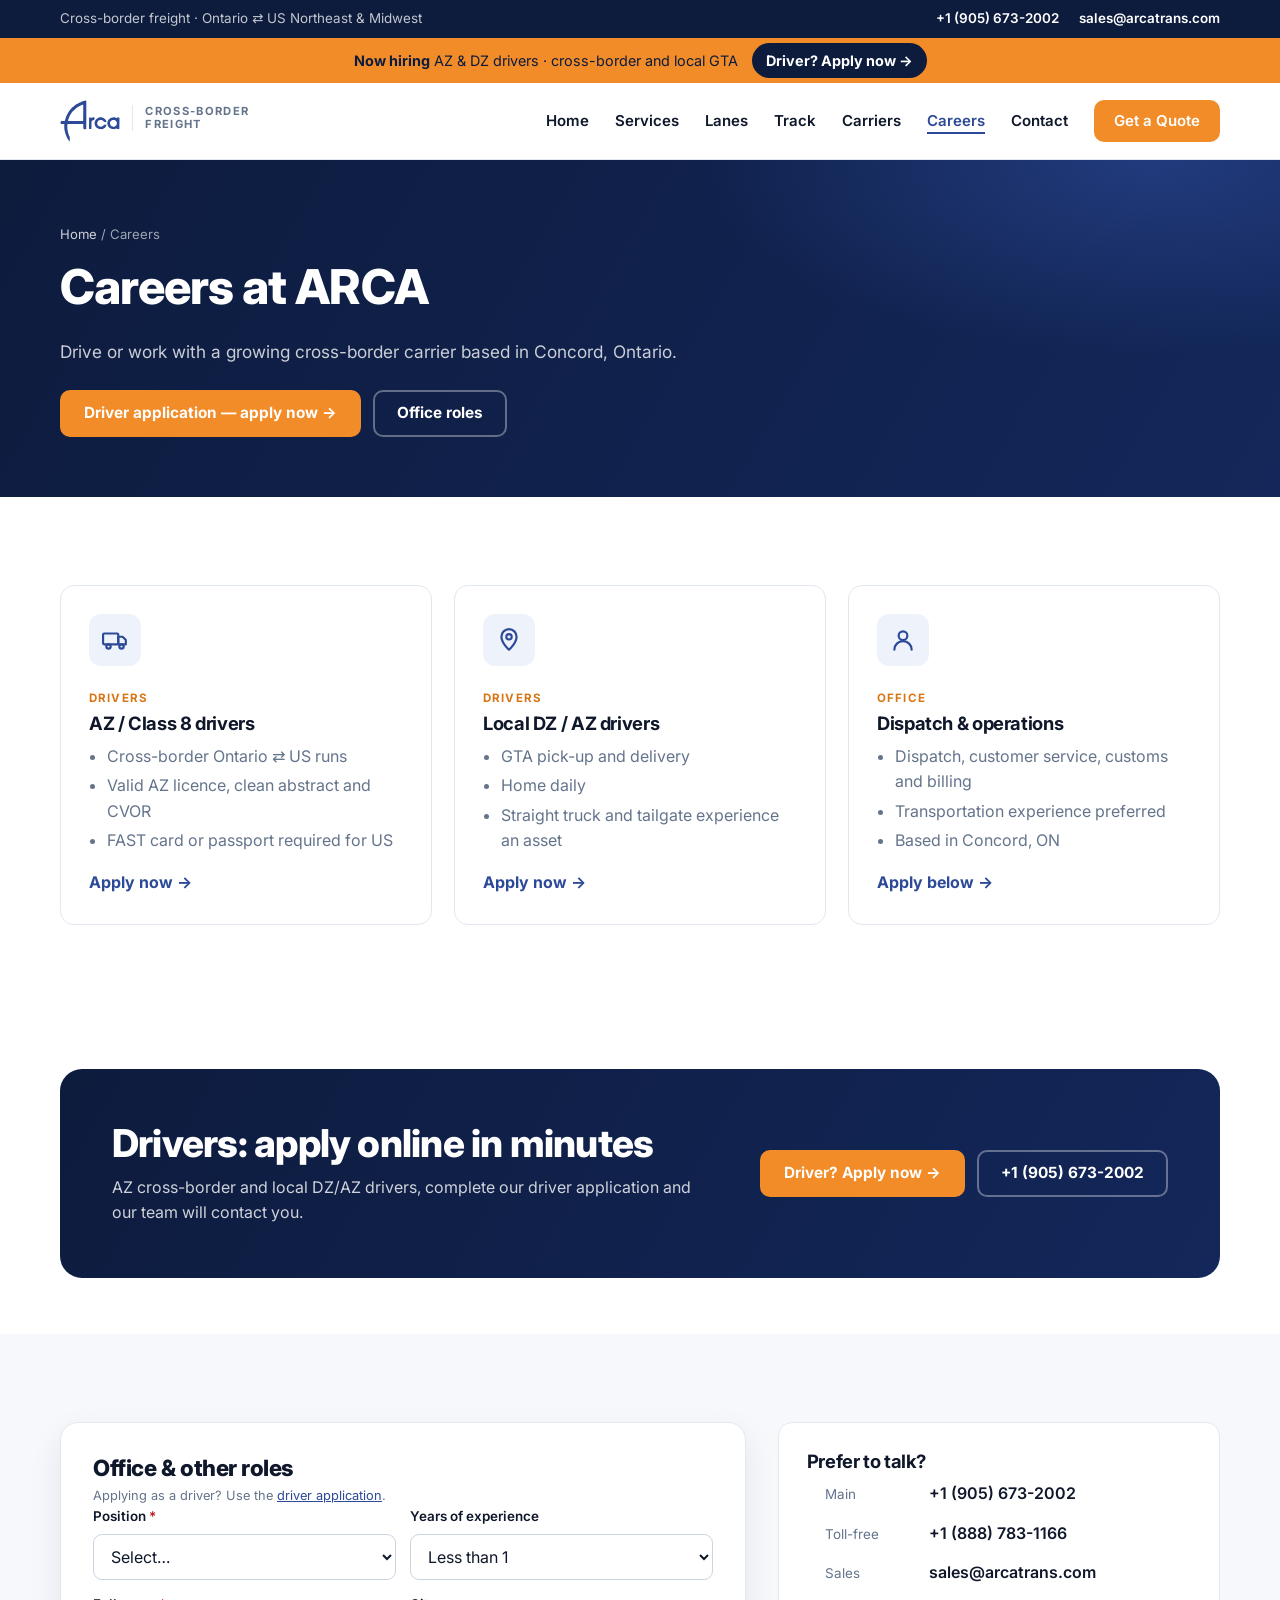
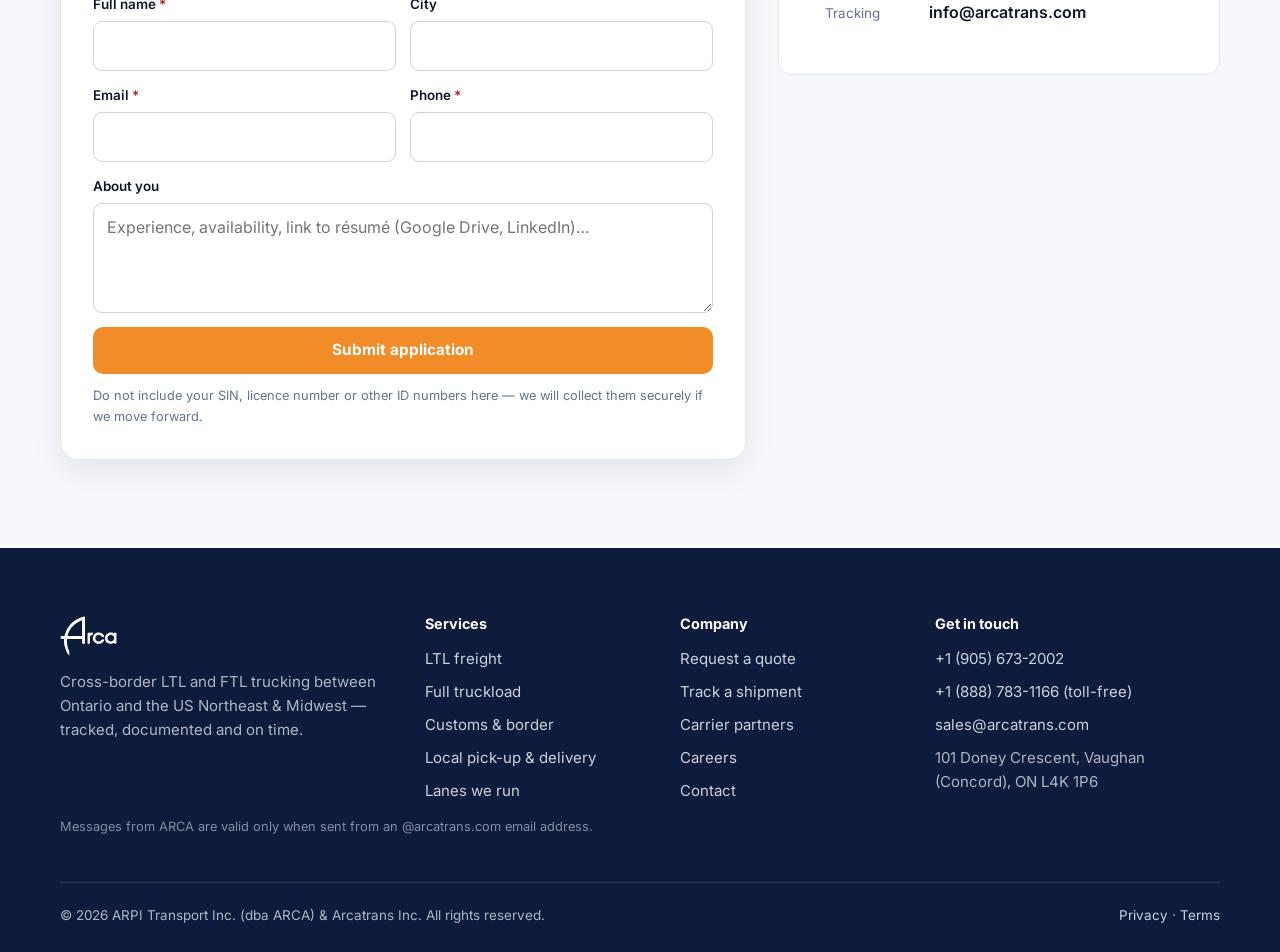
<file: careers.html>
<!doctype html>
<html lang="en" class="no-js">
<head><meta charset="utf-8">

<meta name="viewport" content="width=device-width, initial-scale=1">
<title>Careers — Drivers & Office Jobs | ARCA</title>
<meta name="description" content="AZ cross-border drivers, local drivers, dispatch and office roles at ARCA in Concord, Ontario.">
<link rel="canonical" href="https://arcatrans.com/careers.html">
<meta name="theme-color" content="#0D1B3D">
<meta property="og:type" content="website">
<meta property="og:site_name" content="ARCA">
<meta property="og:title" content="Careers — Drivers & Office Jobs | ARCA">
<meta property="og:description" content="AZ cross-border drivers, local drivers, dispatch and office roles at ARCA in Concord, Ontario.">
<meta property="og:url" content="https://arcatrans.com/careers.html">
<meta property="og:image" content="https://arcatrans.com/assets/og-image.png">
<link rel="icon" href="assets/favicon.svg" type="image/svg+xml">
<link rel="icon" href="assets/favicon-32.png" sizes="32x32" type="image/png">
<link rel="apple-touch-icon" href="assets/apple-touch-icon.png">
<link rel="preconnect" href="https://fonts.googleapis.com">
<link rel="preconnect" href="https://fonts.gstatic.com" crossorigin>
<link href="https://fonts.googleapis.com/css2?family=Inter:wght@400;500;600;700;800&display=swap" rel="stylesheet">
<link rel="stylesheet" href="assets/styles.css">
<script type="application/ld+json">{"@context": "https://schema.org", "@type": "LocalBusiness", "name": "ARCA", "legalName": "ARPI Transport Inc.", "url": "https://arcatrans.com", "logo": "https://arcatrans.com/assets/arca-logo.png", "telephone": "+1-905-673-2002", "faxNumber": "+1-888-789-1504", "email": "sales@arcatrans.com", "address": {"@type": "PostalAddress", "streetAddress": "101 Doney Crescent", "addressLocality": "Vaughan", "addressRegion": "ON", "postalCode": "L4K 1P6", "addressCountry": "CA"}, "areaServed": ["Ontario", "New York", "New Jersey", "Pennsylvania", "Massachusetts", "Connecticut", "Maine", "Maryland", "Virginia", "New Hampshire", "Wisconsin", "Illinois"], "description": "Cross-border LTL and FTL trucking between Ontario and the US Northeast and Midwest."}</script>
</head>
<body>
<a class="skip" href="#main">Skip to content</a>
<div class="topbar"><div class="container">
  <span class="tb-hide">Cross-border freight · Ontario ⇄ US Northeast &amp; Midwest</span>
  <span class="tb-links"><a href="tel:+19056732002">+1 (905) 673-2002</a><a href="mailto:sales@arcatrans.com">sales@arcatrans.com</a></span>
</div></div>
<header class="header"><div class="hiring-bar"><div class="container"><span><strong>Now hiring</strong> AZ &amp; DZ drivers<span class="hb-hide"> · cross-border and local GTA</span></span><a class="hb-btn" href="https://script.google.com/a/macros/arcatrans.com/s/AKfycbzYi-0b8ZKOV9bcrTQONpXsOysY6obkVzF6EHvyRY8c6QRkuGOx3X_sLsiF-CVQxyQD/exec" target="_blank" rel="noopener">Driver? Apply now →</a></div></div><div class="container nav">
  <a href="index.html" class="brand" aria-label="ARCA home"><img src="assets/arca-logo.svg" alt="ARCA" width="68" height="47"><span class="tag">Cross-border<br>freight</span></a>
  <button class="menu-toggle" aria-label="Menu" aria-expanded="false" aria-controls="nav-links"><span></span><span></span><span></span></button>
  <ul class="nav-links" id="nav-links"><li><a href="index.html">Home</a></li><li><a href="services.html">Services</a></li><li><a href="lanes.html">Lanes</a></li><li><a href="track.html">Track</a></li><li><a href="carriers.html">Carriers</a></li><li><a href="careers.html" aria-current="page">Careers</a></li><li><a href="contact.html">Contact</a></li><li><a href="quote.html" class="btn btn-primary">Get a Quote</a></li></ul>
</div></header>
<main id="main">
<section class="page-hero"><div class="container">
  <div class="crumbs"><a href="index.html">Home</a> / Careers</div>
  <h1>Careers at ARCA</h1><p>Drive or work with a growing cross-border carrier based in Concord, Ontario.</p>
  <div class="actions" style="display:flex;flex-wrap:wrap;gap:12px;margin-top:24px"><a href="https://script.google.com/a/macros/arcatrans.com/s/AKfycbzYi-0b8ZKOV9bcrTQONpXsOysY6obkVzF6EHvyRY8c6QRkuGOx3X_sLsiF-CVQxyQD/exec" target="_blank" rel="noopener" class="btn btn-primary">Driver application — apply now →</a><a href="#office" class="btn btn-ghost">Office roles</a></div>
</div></section>

<section class="section"><div class="container">
  <div class="grid-3">
    <div class="card reveal"><div class="icon"><svg viewBox="0 0 24 24" fill="none" stroke="currentColor" stroke-width="2" stroke-linecap="round" stroke-linejoin="round"><rect x="1" y="6" width="14" height="10" rx="1"/><path d="M15 9h4l3 3v4h-7z"/><circle cx="6" cy="18" r="2"/><circle cx="18" cy="18" r="2"/></svg></div><span class="tag">Drivers</span><h3>AZ / Class 8 drivers</h3><ul><li>Cross-border Ontario ⇄ US runs</li><li>Valid AZ licence, clean abstract and CVOR</li><li>FAST card or passport required for US</li></ul><a class="more" href="https://script.google.com/a/macros/arcatrans.com/s/AKfycbzYi-0b8ZKOV9bcrTQONpXsOysY6obkVzF6EHvyRY8c6QRkuGOx3X_sLsiF-CVQxyQD/exec" target="_blank" rel="noopener">Apply now →</a></div>
    <div class="card reveal"><div class="icon"><svg viewBox="0 0 24 24" fill="none" stroke="currentColor" stroke-width="2" stroke-linecap="round" stroke-linejoin="round"><path d="M12 21s-7-6.2-7-12a7 7 0 0 1 14 0c0 5.8-7 12-7 12z"/><circle cx="12" cy="9" r="2.5"/></svg></div><span class="tag">Drivers</span><h3>Local DZ / AZ drivers</h3><ul><li>GTA pick-up and delivery</li><li>Home daily</li><li>Straight truck and tailgate experience an asset</li></ul><a class="more" href="https://script.google.com/a/macros/arcatrans.com/s/AKfycbzYi-0b8ZKOV9bcrTQONpXsOysY6obkVzF6EHvyRY8c6QRkuGOx3X_sLsiF-CVQxyQD/exec" target="_blank" rel="noopener">Apply now →</a></div>
    <div class="card reveal"><div class="icon"><svg viewBox="0 0 24 24" fill="none" stroke="currentColor" stroke-width="2" stroke-linecap="round" stroke-linejoin="round"><circle cx="12" cy="8" r="4"/><path d="M4 21a8 8 0 0 1 16 0"/></svg></div><span class="tag">Office</span><h3>Dispatch &amp; operations</h3><ul><li>Dispatch, customer service, customs and billing</li><li>Transportation experience preferred</li><li>Based in Concord, ON</li></ul><a class="more" href="#office">Apply below →</a></div>
  </div>
</div></section>
<section class="section tight"><div class="container"><div class="band reveal">
  <div><h2>Drivers: apply online in minutes</h2><p style="margin:0">AZ cross-border and local DZ/AZ drivers, complete our driver application and our team will contact you.</p></div>
  <div class="actions"><a href="https://script.google.com/a/macros/arcatrans.com/s/AKfycbzYi-0b8ZKOV9bcrTQONpXsOysY6obkVzF6EHvyRY8c6QRkuGOx3X_sLsiF-CVQxyQD/exec" target="_blank" rel="noopener" class="btn btn-primary">Driver? Apply now →</a><a href="tel:+19056732002" class="btn btn-ghost">+1 (905) 673-2002</a></div>
</div></div></section>
<section class="section soft" id="office"><div class="container layout-2">
<form class="form-card reveal" data-form="careers" data-subject="Position|Name" data-success="Thank you for your interest in ARCA. If your experience matches an open role, we will contact you." novalidate>
  <h2>Office &amp; other roles</h2>
  <p class="form-note" style="margin-top:-6px">Applying as a driver? Use the <a href="https://script.google.com/a/macros/arcatrans.com/s/AKfycbzYi-0b8ZKOV9bcrTQONpXsOysY6obkVzF6EHvyRY8c6QRkuGOx3X_sLsiF-CVQxyQD/exec" target="_blank" rel="noopener">driver application</a>.</p>
  <div class="row">
    <div class="field"><label for="j-pos">Position <span class="req">*</span></label><select id="j-pos" name="Position" required><option value="">Select…</option><option>Owner-operator</option><option>Dispatcher</option><option>Customer service</option><option>Customs specialist</option><option>Accounting / billing</option><option>Other</option></select></div>
    <div class="field"><label for="j-exp">Years of experience</label><select id="j-exp" name="Experience"><option>Less than 1</option><option>1–2</option><option>3–5</option><option>5+</option></select></div>
  </div>
  <div class="row">
    <div class="field"><label for="j-name">Full name <span class="req">*</span></label><input id="j-name" name="Name" required autocomplete="name"></div>
    <div class="field"><label for="j-city">City</label><input id="j-city" name="City" autocomplete="address-level2"></div>
  </div>
  <div class="row">
    <div class="field"><label for="j-email">Email <span class="req">*</span></label><input id="j-email" name="Email" type="email" required autocomplete="email"></div>
    <div class="field"><label for="j-phone">Phone <span class="req">*</span></label><input id="j-phone" name="Phone" type="tel" required autocomplete="tel"></div>
  </div>
  <div class="field"><label for="j-msg">About you</label><textarea id="j-msg" name="About" placeholder="Experience, availability, link to résumé (Google Drive, LinkedIn)…"></textarea></div>
  <input type="text" name="_honey" class="hp" tabindex="-1" autocomplete="off" aria-hidden="true">
<button type="submit" class="btn btn-primary btn-block">Submit application</button>
<div class="form-status" role="alert" aria-live="polite"></div>
<p class="form-note">Do not include your SIN, licence number or other ID numbers here — we will collect them securely if we move forward.</p>
</form>
<aside class="aside">
  <div class="card"><h3>Prefer to talk?</h3>
    <ul class="contact-list">
      <li><span>Main</span><a href="tel:+19056732002">+1 (905) 673-2002</a></li>
      <li><span>Toll-free</span><a href="tel:+18887831166">+1 (888) 783-1166</a></li>
      <li><span>Sales</span><a href="mailto:sales@arcatrans.com">sales@arcatrans.com</a></li>
      <li><span>Tracking</span><a href="mailto:info@arcatrans.com">info@arcatrans.com</a></li>
    </ul></div>
</aside>
</div></section>
</main>
<footer class="footer"><div class="container">
  <div class="footer-grid">
    <div>
      <a href="index.html" class="brand"><img src="assets/arca-logo-white.svg" alt="ARCA" width="58" height="40"></a>
      <p>Cross-border LTL and FTL trucking between Ontario and the US Northeast &amp; Midwest — tracked, documented and on time.</p>
    </div>
    <div><h4>Services</h4><ul>
      <li><a href="services.html#ltl">LTL freight</a></li><li><a href="services.html#ftl">Full truckload</a></li>
      <li><a href="services.html#customs">Customs &amp; border</a></li><li><a href="services.html#local">Local pick-up &amp; delivery</a></li>
      <li><a href="lanes.html">Lanes we run</a></li></ul></div>
    <div><h4>Company</h4><ul>
      <li><a href="quote.html">Request a quote</a></li><li><a href="track.html">Track a shipment</a></li>
      <li><a href="carriers.html">Carrier partners</a></li><li><a href="careers.html">Careers</a></li><li><a href="contact.html">Contact</a></li></ul></div>
    <div><h4>Get in touch</h4><ul>
      <li><a href="tel:+19056732002">+1 (905) 673-2002</a></li><li><a href="tel:+18887831166">+1 (888) 783-1166 (toll-free)</a></li>
      <li><a href="mailto:sales@arcatrans.com">sales@arcatrans.com</a></li>
      <li>101 Doney Crescent, Vaughan (Concord), ON L4K 1P6</li></ul></div>
  </div>
  <p class="notice">Messages from ARCA are valid only when sent from an @arcatrans.com email address.</p>
  <div class="footer-bottom">
    <span>© <span data-year>2026</span> ARPI Transport Inc. (dba ARCA) &amp; Arcatrans Inc. All rights reserved.</span>
    <span><a href="privacy.html">Privacy</a> · <a href="terms.html">Terms</a></span>
  </div>
</div></footer>
<script src="assets/main.js" defer></script>
</body></html>
</file>
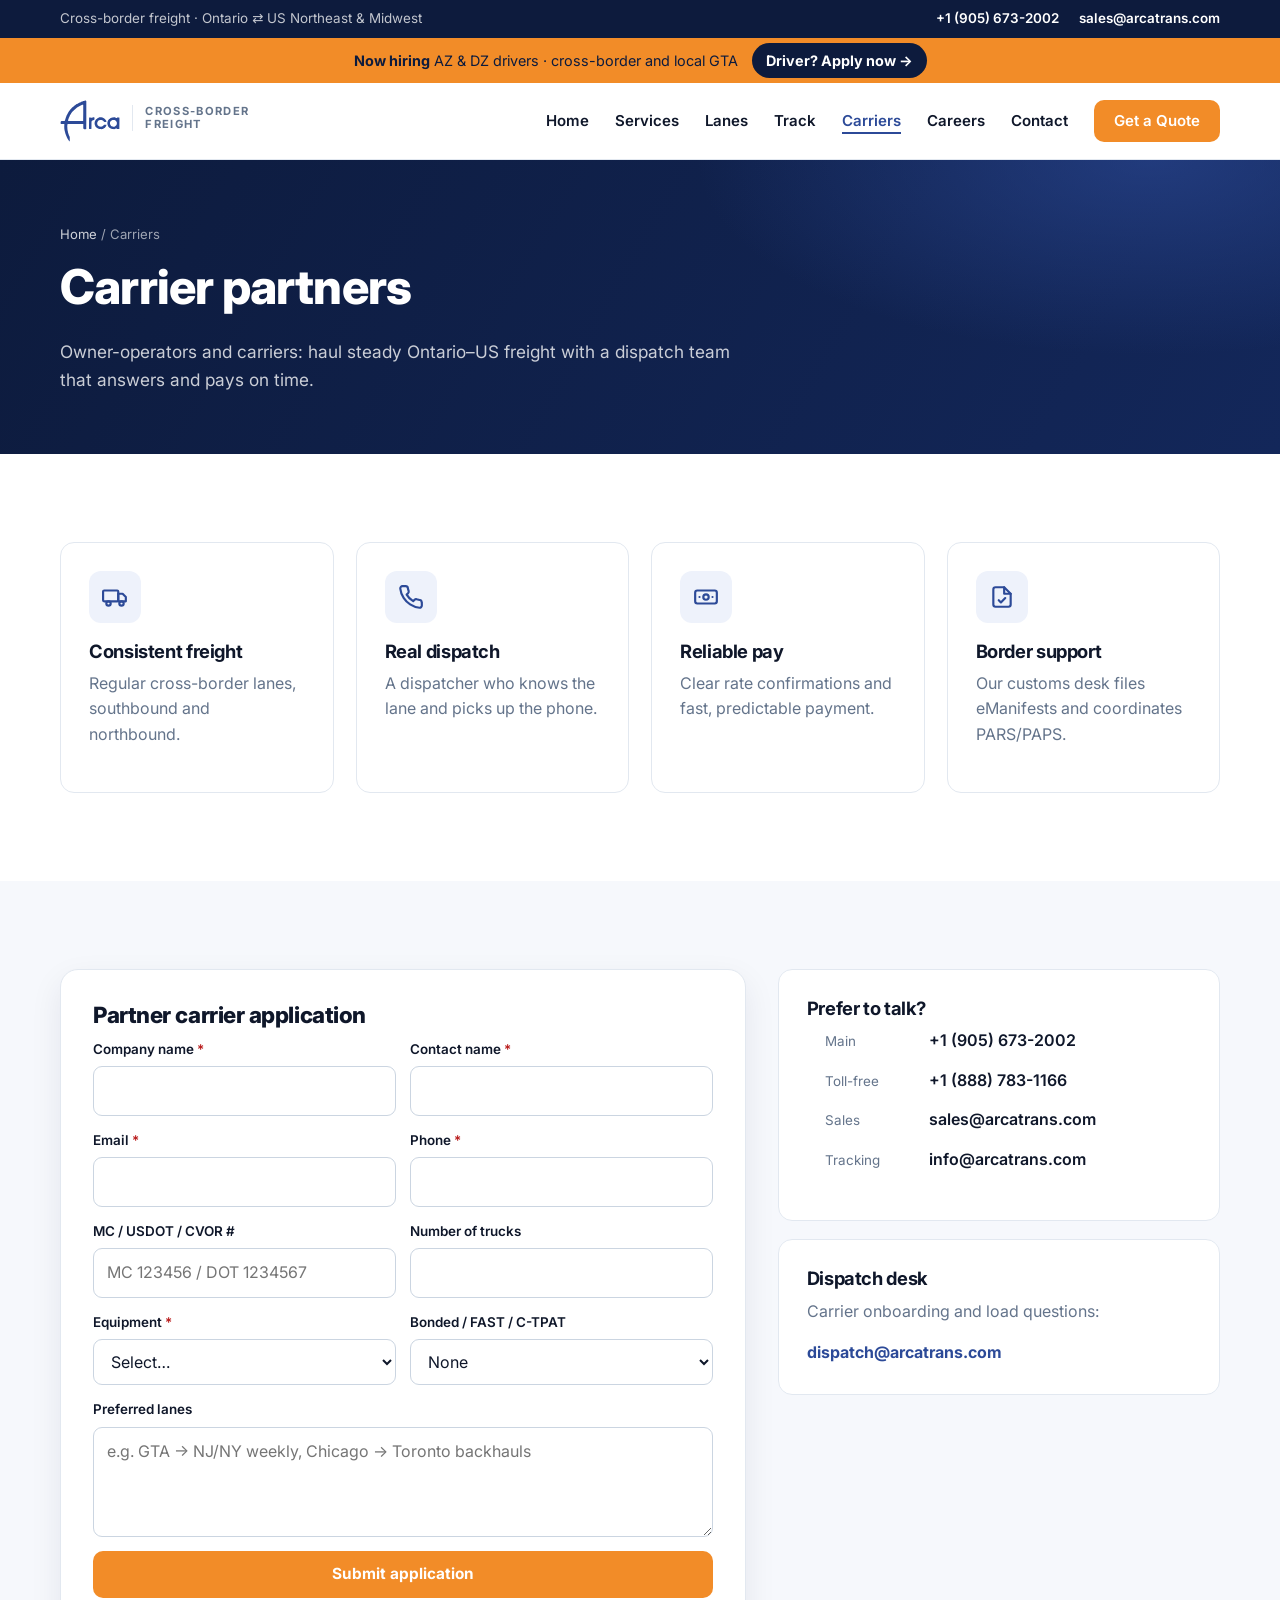
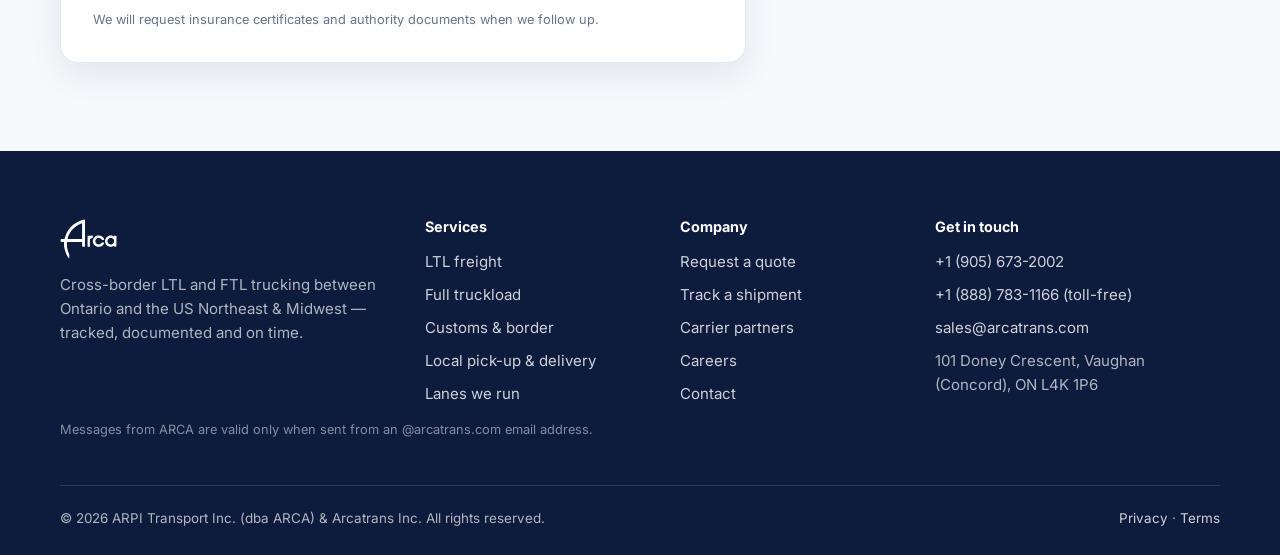
<file: carriers.html>
<!doctype html>
<html lang="en" class="no-js">
<head><meta charset="utf-8">

<meta name="viewport" content="width=device-width, initial-scale=1">
<title>Carrier Partners — Haul with ARCA</title>
<meta name="description" content="Owner-operators and carriers: steady Ontario–US cross-border freight with responsive dispatch and reliable pay.">
<link rel="canonical" href="https://arcatrans.com/carriers.html">
<meta name="theme-color" content="#0D1B3D">
<meta property="og:type" content="website">
<meta property="og:site_name" content="ARCA">
<meta property="og:title" content="Carrier Partners — Haul with ARCA">
<meta property="og:description" content="Owner-operators and carriers: steady Ontario–US cross-border freight with responsive dispatch and reliable pay.">
<meta property="og:url" content="https://arcatrans.com/carriers.html">
<meta property="og:image" content="https://arcatrans.com/assets/og-image.png">
<link rel="icon" href="assets/favicon.svg" type="image/svg+xml">
<link rel="icon" href="assets/favicon-32.png" sizes="32x32" type="image/png">
<link rel="apple-touch-icon" href="assets/apple-touch-icon.png">
<link rel="preconnect" href="https://fonts.googleapis.com">
<link rel="preconnect" href="https://fonts.gstatic.com" crossorigin>
<link href="https://fonts.googleapis.com/css2?family=Inter:wght@400;500;600;700;800&display=swap" rel="stylesheet">
<link rel="stylesheet" href="assets/styles.css">
<script type="application/ld+json">{"@context": "https://schema.org", "@type": "LocalBusiness", "name": "ARCA", "legalName": "ARPI Transport Inc.", "url": "https://arcatrans.com", "logo": "https://arcatrans.com/assets/arca-logo.png", "telephone": "+1-905-673-2002", "faxNumber": "+1-888-789-1504", "email": "sales@arcatrans.com", "address": {"@type": "PostalAddress", "streetAddress": "101 Doney Crescent", "addressLocality": "Vaughan", "addressRegion": "ON", "postalCode": "L4K 1P6", "addressCountry": "CA"}, "areaServed": ["Ontario", "New York", "New Jersey", "Pennsylvania", "Massachusetts", "Connecticut", "Maine", "Maryland", "Virginia", "New Hampshire", "Wisconsin", "Illinois"], "description": "Cross-border LTL and FTL trucking between Ontario and the US Northeast and Midwest."}</script>
</head>
<body>
<a class="skip" href="#main">Skip to content</a>
<div class="topbar"><div class="container">
  <span class="tb-hide">Cross-border freight · Ontario ⇄ US Northeast &amp; Midwest</span>
  <span class="tb-links"><a href="tel:+19056732002">+1 (905) 673-2002</a><a href="mailto:sales@arcatrans.com">sales@arcatrans.com</a></span>
</div></div>
<header class="header"><div class="hiring-bar"><div class="container"><span><strong>Now hiring</strong> AZ &amp; DZ drivers<span class="hb-hide"> · cross-border and local GTA</span></span><a class="hb-btn" href="https://script.google.com/a/macros/arcatrans.com/s/AKfycbzYi-0b8ZKOV9bcrTQONpXsOysY6obkVzF6EHvyRY8c6QRkuGOx3X_sLsiF-CVQxyQD/exec" target="_blank" rel="noopener">Driver? Apply now →</a></div></div><div class="container nav">
  <a href="index.html" class="brand" aria-label="ARCA home"><img src="assets/arca-logo.svg" alt="ARCA" width="68" height="47"><span class="tag">Cross-border<br>freight</span></a>
  <button class="menu-toggle" aria-label="Menu" aria-expanded="false" aria-controls="nav-links"><span></span><span></span><span></span></button>
  <ul class="nav-links" id="nav-links"><li><a href="index.html">Home</a></li><li><a href="services.html">Services</a></li><li><a href="lanes.html">Lanes</a></li><li><a href="track.html">Track</a></li><li><a href="carriers.html" aria-current="page">Carriers</a></li><li><a href="careers.html">Careers</a></li><li><a href="contact.html">Contact</a></li><li><a href="quote.html" class="btn btn-primary">Get a Quote</a></li></ul>
</div></header>
<main id="main">
<section class="page-hero"><div class="container">
  <div class="crumbs"><a href="index.html">Home</a> / Carriers</div>
  <h1>Carrier partners</h1><p>Owner-operators and carriers: haul steady Ontario–US freight with a dispatch team that answers and pays on time.</p>
</div></section>

<section class="section"><div class="container">
  <div class="grid-4">
    <div class="card reveal"><div class="icon"><svg viewBox="0 0 24 24" fill="none" stroke="currentColor" stroke-width="2" stroke-linecap="round" stroke-linejoin="round"><rect x="1" y="6" width="14" height="10" rx="1"/><path d="M15 9h4l3 3v4h-7z"/><circle cx="6" cy="18" r="2"/><circle cx="18" cy="18" r="2"/></svg></div><h3>Consistent freight</h3><p>Regular cross-border lanes, southbound and northbound.</p></div>
    <div class="card reveal"><div class="icon"><svg viewBox="0 0 24 24" fill="none" stroke="currentColor" stroke-width="2" stroke-linecap="round" stroke-linejoin="round"><path d="M22 16.9v3a2 2 0 0 1-2.2 2 19.8 19.8 0 0 1-8.6-3.1 19.5 19.5 0 0 1-6-6A19.8 19.8 0 0 1 2.1 4.2 2 2 0 0 1 4.1 2h3a2 2 0 0 1 2 1.7c.1.9.4 1.8.7 2.7a2 2 0 0 1-.5 2.1L8 9.8a16 16 0 0 0 6 6l1.3-1.3a2 2 0 0 1 2.1-.4c.9.3 1.8.6 2.7.7a2 2 0 0 1 1.7 2z"/></svg></div><h3>Real dispatch</h3><p>A dispatcher who knows the lane and picks up the phone.</p></div>
    <div class="card reveal"><div class="icon"><svg viewBox="0 0 24 24" fill="none" stroke="currentColor" stroke-width="2" stroke-linecap="round" stroke-linejoin="round"><rect x="2" y="6" width="20" height="12" rx="2"/><circle cx="12" cy="12" r="2.5"/><path d="M6 12h.01M18 12h.01"/></svg></div><h3>Reliable pay</h3><p>Clear rate confirmations and fast, predictable payment.</p></div>
    <div class="card reveal"><div class="icon"><svg viewBox="0 0 24 24" fill="none" stroke="currentColor" stroke-width="2" stroke-linecap="round" stroke-linejoin="round"><path d="M14 3H6a2 2 0 0 0-2 2v14a2 2 0 0 0 2 2h12a2 2 0 0 0 2-2V9z"/><path d="M14 3v6h6"/><path d="m9 15 2 2 4-4"/></svg></div><h3>Border support</h3><p>Our customs desk files eManifests and coordinates PARS/PAPS.</p></div>
  </div>
</div></section>
<section class="section soft"><div class="container layout-2">
<form class="form-card reveal" data-form="carrier" data-subject="Company|Equipment" data-success="Our dispatch team will review your details and contact you about available lanes." novalidate>
  <h2>Partner carrier application</h2>
  <div class="row">
    <div class="field"><label for="c-co">Company name <span class="req">*</span></label><input id="c-co" name="Company" required autocomplete="organization"></div>
    <div class="field"><label for="c-name">Contact name <span class="req">*</span></label><input id="c-name" name="Name" required autocomplete="name"></div>
  </div>
  <div class="row">
    <div class="field"><label for="c-email">Email <span class="req">*</span></label><input id="c-email" name="Email" type="email" required autocomplete="email"></div>
    <div class="field"><label for="c-phone">Phone <span class="req">*</span></label><input id="c-phone" name="Phone" type="tel" required autocomplete="tel"></div>
  </div>
  <div class="row">
    <div class="field"><label for="c-auth">MC / USDOT / CVOR #</label><input id="c-auth" name="Authority numbers" placeholder="MC 123456 / DOT 1234567"></div>
    <div class="field"><label for="c-trucks">Number of trucks</label><input id="c-trucks" name="Trucks" type="number" min="1" inputmode="numeric"></div>
  </div>
  <div class="row">
    <div class="field"><label for="c-eq">Equipment <span class="req">*</span></label><select id="c-eq" name="Equipment" required><option value="">Select…</option><option>53' dry van</option><option>Straight truck</option><option>Reefer</option><option>Flatbed</option><option>Other</option></select></div>
    <div class="field"><label for="c-bond">Bonded / FAST / C-TPAT</label><select id="c-bond" name="Border credentials"><option>None</option><option>Bonded</option><option>FAST drivers</option><option>C-TPAT / PIP</option><option>Several of these</option></select></div>
  </div>
  <div class="field"><label for="c-lanes">Preferred lanes</label><textarea id="c-lanes" name="Preferred lanes" placeholder="e.g. GTA → NJ/NY weekly, Chicago → Toronto backhauls"></textarea></div>
  <input type="text" name="_honey" class="hp" tabindex="-1" autocomplete="off" aria-hidden="true">
<button type="submit" class="btn btn-primary btn-block">Submit application</button>
<div class="form-status" role="alert" aria-live="polite"></div>
<p class="form-note">We will request insurance certificates and authority documents when we follow up.</p>
</form>
<aside class="aside">
  <div class="card"><h3>Prefer to talk?</h3>
    <ul class="contact-list">
      <li><span>Main</span><a href="tel:+19056732002">+1 (905) 673-2002</a></li>
      <li><span>Toll-free</span><a href="tel:+18887831166">+1 (888) 783-1166</a></li>
      <li><span>Sales</span><a href="mailto:sales@arcatrans.com">sales@arcatrans.com</a></li>
      <li><span>Tracking</span><a href="mailto:info@arcatrans.com">info@arcatrans.com</a></li>
    </ul></div><div class="card"><h3>Dispatch desk</h3><p>Carrier onboarding and load questions:</p><a href="mailto:dispatch@arcatrans.com" style="font-weight:700;text-decoration:none">dispatch@arcatrans.com</a></div>
</aside>
</div></section>
</main>
<footer class="footer"><div class="container">
  <div class="footer-grid">
    <div>
      <a href="index.html" class="brand"><img src="assets/arca-logo-white.svg" alt="ARCA" width="58" height="40"></a>
      <p>Cross-border LTL and FTL trucking between Ontario and the US Northeast &amp; Midwest — tracked, documented and on time.</p>
    </div>
    <div><h4>Services</h4><ul>
      <li><a href="services.html#ltl">LTL freight</a></li><li><a href="services.html#ftl">Full truckload</a></li>
      <li><a href="services.html#customs">Customs &amp; border</a></li><li><a href="services.html#local">Local pick-up &amp; delivery</a></li>
      <li><a href="lanes.html">Lanes we run</a></li></ul></div>
    <div><h4>Company</h4><ul>
      <li><a href="quote.html">Request a quote</a></li><li><a href="track.html">Track a shipment</a></li>
      <li><a href="carriers.html">Carrier partners</a></li><li><a href="careers.html">Careers</a></li><li><a href="contact.html">Contact</a></li></ul></div>
    <div><h4>Get in touch</h4><ul>
      <li><a href="tel:+19056732002">+1 (905) 673-2002</a></li><li><a href="tel:+18887831166">+1 (888) 783-1166 (toll-free)</a></li>
      <li><a href="mailto:sales@arcatrans.com">sales@arcatrans.com</a></li>
      <li>101 Doney Crescent, Vaughan (Concord), ON L4K 1P6</li></ul></div>
  </div>
  <p class="notice">Messages from ARCA are valid only when sent from an @arcatrans.com email address.</p>
  <div class="footer-bottom">
    <span>© <span data-year>2026</span> ARPI Transport Inc. (dba ARCA) &amp; Arcatrans Inc. All rights reserved.</span>
    <span><a href="privacy.html">Privacy</a> · <a href="terms.html">Terms</a></span>
  </div>
</div></footer>
<script src="assets/main.js" defer></script>
</body></html>
</file>
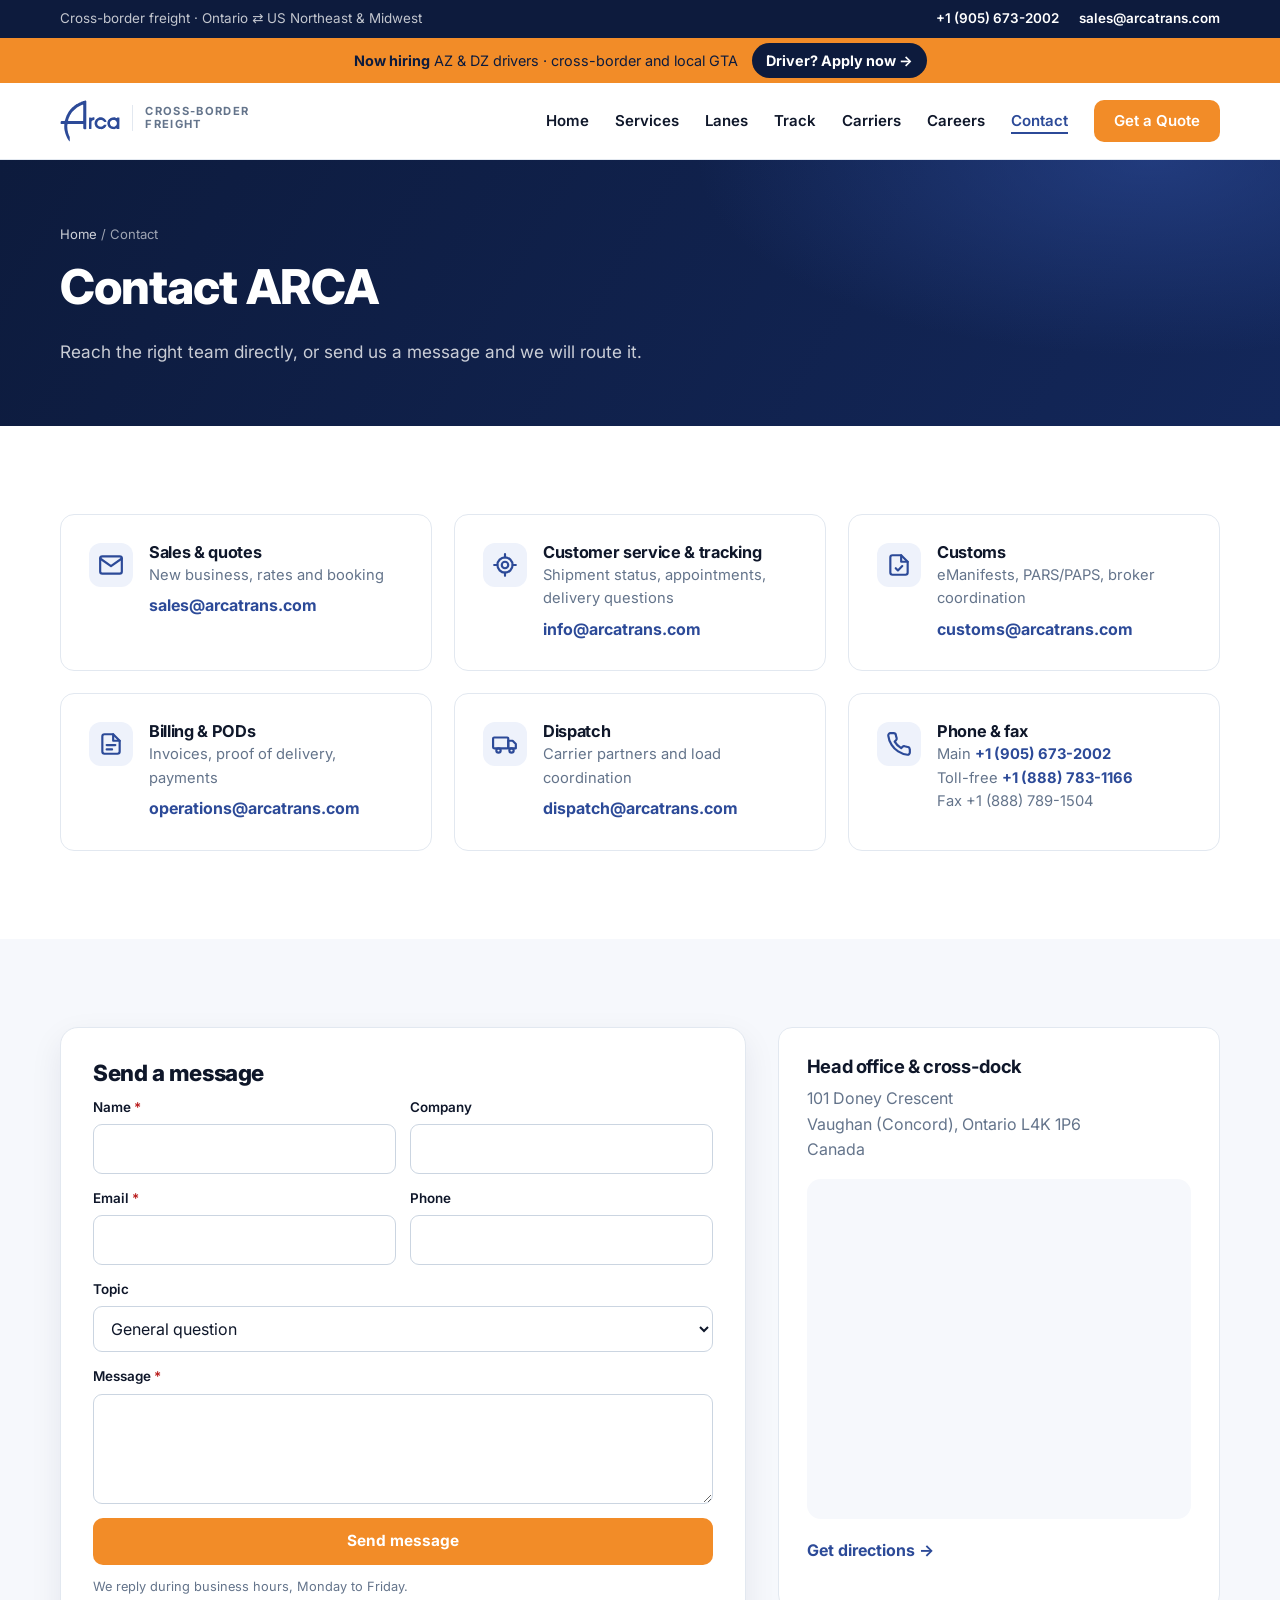
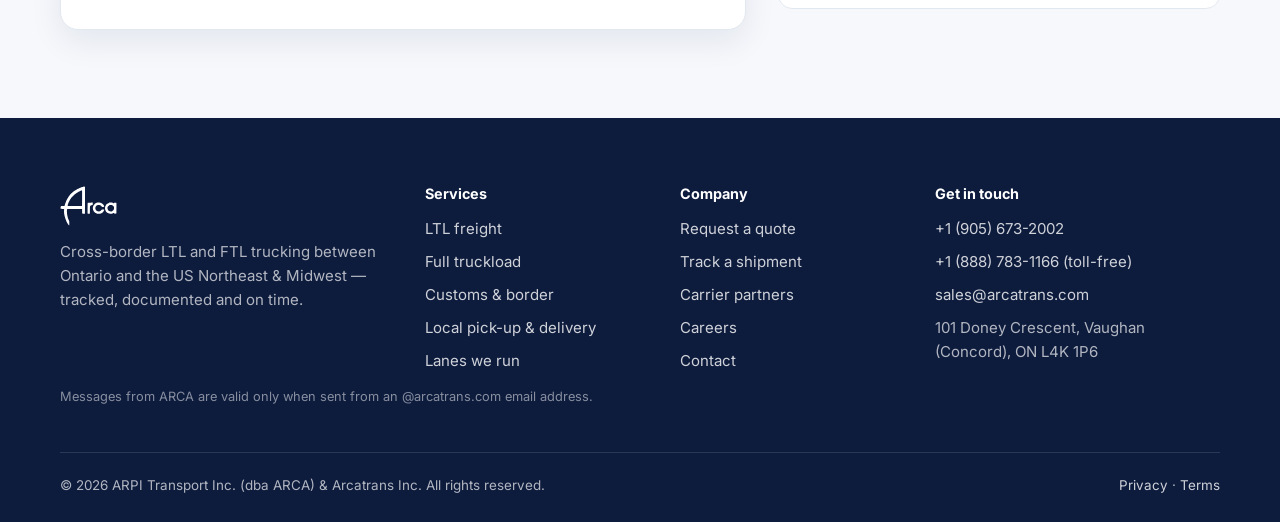
<file: contact.html>
<!doctype html>
<html lang="en" class="no-js">
<head><meta charset="utf-8">

<meta name="viewport" content="width=device-width, initial-scale=1">
<title>Contact ARCA — Concord, Ontario</title>
<meta name="description" content="Contact ARCA sales, tracking, customs, billing and dispatch. 101 Doney Crescent, Concord ON. +1 (905) 673-2002.">
<link rel="canonical" href="https://arcatrans.com/contact.html">
<meta name="theme-color" content="#0D1B3D">
<meta property="og:type" content="website">
<meta property="og:site_name" content="ARCA">
<meta property="og:title" content="Contact ARCA — Concord, Ontario">
<meta property="og:description" content="Contact ARCA sales, tracking, customs, billing and dispatch. 101 Doney Crescent, Concord ON. +1 (905) 673-2002.">
<meta property="og:url" content="https://arcatrans.com/contact.html">
<meta property="og:image" content="https://arcatrans.com/assets/og-image.png">
<link rel="icon" href="assets/favicon.svg" type="image/svg+xml">
<link rel="icon" href="assets/favicon-32.png" sizes="32x32" type="image/png">
<link rel="apple-touch-icon" href="assets/apple-touch-icon.png">
<link rel="preconnect" href="https://fonts.googleapis.com">
<link rel="preconnect" href="https://fonts.gstatic.com" crossorigin>
<link href="https://fonts.googleapis.com/css2?family=Inter:wght@400;500;600;700;800&display=swap" rel="stylesheet">
<link rel="stylesheet" href="assets/styles.css">
<script type="application/ld+json">{"@context": "https://schema.org", "@type": "LocalBusiness", "name": "ARCA", "legalName": "ARPI Transport Inc.", "url": "https://arcatrans.com", "logo": "https://arcatrans.com/assets/arca-logo.png", "telephone": "+1-905-673-2002", "faxNumber": "+1-888-789-1504", "email": "sales@arcatrans.com", "address": {"@type": "PostalAddress", "streetAddress": "101 Doney Crescent", "addressLocality": "Vaughan", "addressRegion": "ON", "postalCode": "L4K 1P6", "addressCountry": "CA"}, "areaServed": ["Ontario", "New York", "New Jersey", "Pennsylvania", "Massachusetts", "Connecticut", "Maine", "Maryland", "Virginia", "New Hampshire", "Wisconsin", "Illinois"], "description": "Cross-border LTL and FTL trucking between Ontario and the US Northeast and Midwest."}</script>
</head>
<body>
<a class="skip" href="#main">Skip to content</a>
<div class="topbar"><div class="container">
  <span class="tb-hide">Cross-border freight · Ontario ⇄ US Northeast &amp; Midwest</span>
  <span class="tb-links"><a href="tel:+19056732002">+1 (905) 673-2002</a><a href="mailto:sales@arcatrans.com">sales@arcatrans.com</a></span>
</div></div>
<header class="header"><div class="hiring-bar"><div class="container"><span><strong>Now hiring</strong> AZ &amp; DZ drivers<span class="hb-hide"> · cross-border and local GTA</span></span><a class="hb-btn" href="https://script.google.com/a/macros/arcatrans.com/s/AKfycbzYi-0b8ZKOV9bcrTQONpXsOysY6obkVzF6EHvyRY8c6QRkuGOx3X_sLsiF-CVQxyQD/exec" target="_blank" rel="noopener">Driver? Apply now →</a></div></div><div class="container nav">
  <a href="index.html" class="brand" aria-label="ARCA home"><img src="assets/arca-logo.svg" alt="ARCA" width="68" height="47"><span class="tag">Cross-border<br>freight</span></a>
  <button class="menu-toggle" aria-label="Menu" aria-expanded="false" aria-controls="nav-links"><span></span><span></span><span></span></button>
  <ul class="nav-links" id="nav-links"><li><a href="index.html">Home</a></li><li><a href="services.html">Services</a></li><li><a href="lanes.html">Lanes</a></li><li><a href="track.html">Track</a></li><li><a href="carriers.html">Carriers</a></li><li><a href="careers.html">Careers</a></li><li><a href="contact.html" aria-current="page">Contact</a></li><li><a href="quote.html" class="btn btn-primary">Get a Quote</a></li></ul>
</div></header>
<main id="main">
<section class="page-hero"><div class="container">
  <div class="crumbs"><a href="index.html">Home</a> / Contact</div>
  <h1>Contact ARCA</h1><p>Reach the right team directly, or send us a message and we will route it.</p>
</div></section>

<section class="section"><div class="container">
  <div class="grid-3">
    <div class="card dept reveal"><div class="icon"><svg viewBox="0 0 24 24" fill="none" stroke="currentColor" stroke-width="2" stroke-linecap="round" stroke-linejoin="round"><rect x="2" y="4" width="20" height="16" rx="2"/><path d="m22 6-10 7L2 6"/></svg></div><div><h3>Sales &amp; quotes</h3><p>New business, rates and booking</p><a href="mailto:sales@arcatrans.com">sales@arcatrans.com</a></div></div><div class="card dept reveal"><div class="icon"><svg viewBox="0 0 24 24" fill="none" stroke="currentColor" stroke-width="2" stroke-linecap="round" stroke-linejoin="round"><circle cx="12" cy="12" r="3"/><path d="M12 2v3m0 14v3M2 12h3m14 0h3"/><circle cx="12" cy="12" r="7"/></svg></div><div><h3>Customer service &amp; tracking</h3><p>Shipment status, appointments, delivery questions</p><a href="mailto:info@arcatrans.com">info@arcatrans.com</a></div></div><div class="card dept reveal"><div class="icon"><svg viewBox="0 0 24 24" fill="none" stroke="currentColor" stroke-width="2" stroke-linecap="round" stroke-linejoin="round"><path d="M14 3H6a2 2 0 0 0-2 2v14a2 2 0 0 0 2 2h12a2 2 0 0 0 2-2V9z"/><path d="M14 3v6h6"/><path d="m9 15 2 2 4-4"/></svg></div><div><h3>Customs</h3><p>eManifests, PARS/PAPS, broker coordination</p><a href="mailto:customs@arcatrans.com">customs@arcatrans.com</a></div></div><div class="card dept reveal"><div class="icon"><svg viewBox="0 0 24 24" fill="none" stroke="currentColor" stroke-width="2" stroke-linecap="round" stroke-linejoin="round"><path d="M14 3H6a2 2 0 0 0-2 2v14a2 2 0 0 0 2 2h12a2 2 0 0 0 2-2V9z"/><path d="M14 3v6h6M8 13h8M8 17h5"/></svg></div><div><h3>Billing &amp; PODs</h3><p>Invoices, proof of delivery, payments</p><a href="mailto:operations@arcatrans.com">operations@arcatrans.com</a></div></div><div class="card dept reveal"><div class="icon"><svg viewBox="0 0 24 24" fill="none" stroke="currentColor" stroke-width="2" stroke-linecap="round" stroke-linejoin="round"><rect x="1" y="6" width="14" height="10" rx="1"/><path d="M15 9h4l3 3v4h-7z"/><circle cx="6" cy="18" r="2"/><circle cx="18" cy="18" r="2"/></svg></div><div><h3>Dispatch</h3><p>Carrier partners and load coordination</p><a href="mailto:dispatch@arcatrans.com">dispatch@arcatrans.com</a></div></div>
    <div class="card dept reveal"><div class="icon"><svg viewBox="0 0 24 24" fill="none" stroke="currentColor" stroke-width="2" stroke-linecap="round" stroke-linejoin="round"><path d="M22 16.9v3a2 2 0 0 1-2.2 2 19.8 19.8 0 0 1-8.6-3.1 19.5 19.5 0 0 1-6-6A19.8 19.8 0 0 1 2.1 4.2 2 2 0 0 1 4.1 2h3a2 2 0 0 1 2 1.7c.1.9.4 1.8.7 2.7a2 2 0 0 1-.5 2.1L8 9.8a16 16 0 0 0 6 6l1.3-1.3a2 2 0 0 1 2.1-.4c.9.3 1.8.6 2.7.7a2 2 0 0 1 1.7 2z"/></svg></div><div><h3>Phone &amp; fax</h3><p>Main <a href="tel:+19056732002">+1 (905) 673-2002</a><br>Toll-free <a href="tel:+18887831166">+1 (888) 783-1166</a><br>Fax +1 (888) 789-1504</p></div></div>
  </div>
</div></section>
<section class="section soft"><div class="container layout-2">
<form class="form-card reveal" data-form="contact" data-subject="Topic|Name" novalidate>
  <h2>Send a message</h2>
  <div class="row">
    <div class="field"><label for="m-name">Name <span class="req">*</span></label><input id="m-name" name="Name" required autocomplete="name"></div>
    <div class="field"><label for="m-co">Company</label><input id="m-co" name="Company" autocomplete="organization"></div>
  </div>
  <div class="row">
    <div class="field"><label for="m-email">Email <span class="req">*</span></label><input id="m-email" name="Email" type="email" required autocomplete="email"></div>
    <div class="field"><label for="m-phone">Phone</label><input id="m-phone" name="Phone" type="tel" autocomplete="tel"></div>
  </div>
  <div class="field"><label for="m-topic">Topic</label><select id="m-topic" name="Topic"><option>General question</option><option>Sales / new business</option><option>Existing shipment</option><option>Billing</option><option>Customs</option><option>Other</option></select></div>
  <div class="field"><label for="m-msg">Message <span class="req">*</span></label><textarea id="m-msg" name="Message" required></textarea></div>
  <input type="text" name="_honey" class="hp" tabindex="-1" autocomplete="off" aria-hidden="true">
<button type="submit" class="btn btn-primary btn-block">Send message</button>
<div class="form-status" role="alert" aria-live="polite"></div>
<p class="form-note">We reply during business hours, Monday to Friday.</p>
</form>
<aside class="aside"><div class="card"><h3>Head office &amp; cross-dock</h3><p>101 Doney Crescent<br>Vaughan (Concord), Ontario L4K 1P6<br>Canada</p>
  <iframe class="map" title="Map to ARCA, 101 Doney Crescent" loading="lazy" referrerpolicy="no-referrer-when-downgrade" src="https://maps.google.com/maps?q=101%20Doney%20Crescent%2C%20Concord%2C%20ON%20L4K%201P6&z=14&output=embed"></iframe>
  <p style="margin-top:12px"><a class="more" href="https://www.google.com/maps/search/?api=1&query=101+Doney+Crescent+Concord+ON+L4K+1P6" target="_blank" rel="noopener">Get directions →</a></p></div></aside>
</div></section>
</main>
<footer class="footer"><div class="container">
  <div class="footer-grid">
    <div>
      <a href="index.html" class="brand"><img src="assets/arca-logo-white.svg" alt="ARCA" width="58" height="40"></a>
      <p>Cross-border LTL and FTL trucking between Ontario and the US Northeast &amp; Midwest — tracked, documented and on time.</p>
    </div>
    <div><h4>Services</h4><ul>
      <li><a href="services.html#ltl">LTL freight</a></li><li><a href="services.html#ftl">Full truckload</a></li>
      <li><a href="services.html#customs">Customs &amp; border</a></li><li><a href="services.html#local">Local pick-up &amp; delivery</a></li>
      <li><a href="lanes.html">Lanes we run</a></li></ul></div>
    <div><h4>Company</h4><ul>
      <li><a href="quote.html">Request a quote</a></li><li><a href="track.html">Track a shipment</a></li>
      <li><a href="carriers.html">Carrier partners</a></li><li><a href="careers.html">Careers</a></li><li><a href="contact.html">Contact</a></li></ul></div>
    <div><h4>Get in touch</h4><ul>
      <li><a href="tel:+19056732002">+1 (905) 673-2002</a></li><li><a href="tel:+18887831166">+1 (888) 783-1166 (toll-free)</a></li>
      <li><a href="mailto:sales@arcatrans.com">sales@arcatrans.com</a></li>
      <li>101 Doney Crescent, Vaughan (Concord), ON L4K 1P6</li></ul></div>
  </div>
  <p class="notice">Messages from ARCA are valid only when sent from an @arcatrans.com email address.</p>
  <div class="footer-bottom">
    <span>© <span data-year>2026</span> ARPI Transport Inc. (dba ARCA) &amp; Arcatrans Inc. All rights reserved.</span>
    <span><a href="privacy.html">Privacy</a> · <a href="terms.html">Terms</a></span>
  </div>
</div></footer>
<script src="assets/main.js" defer></script>
</body></html>
</file>
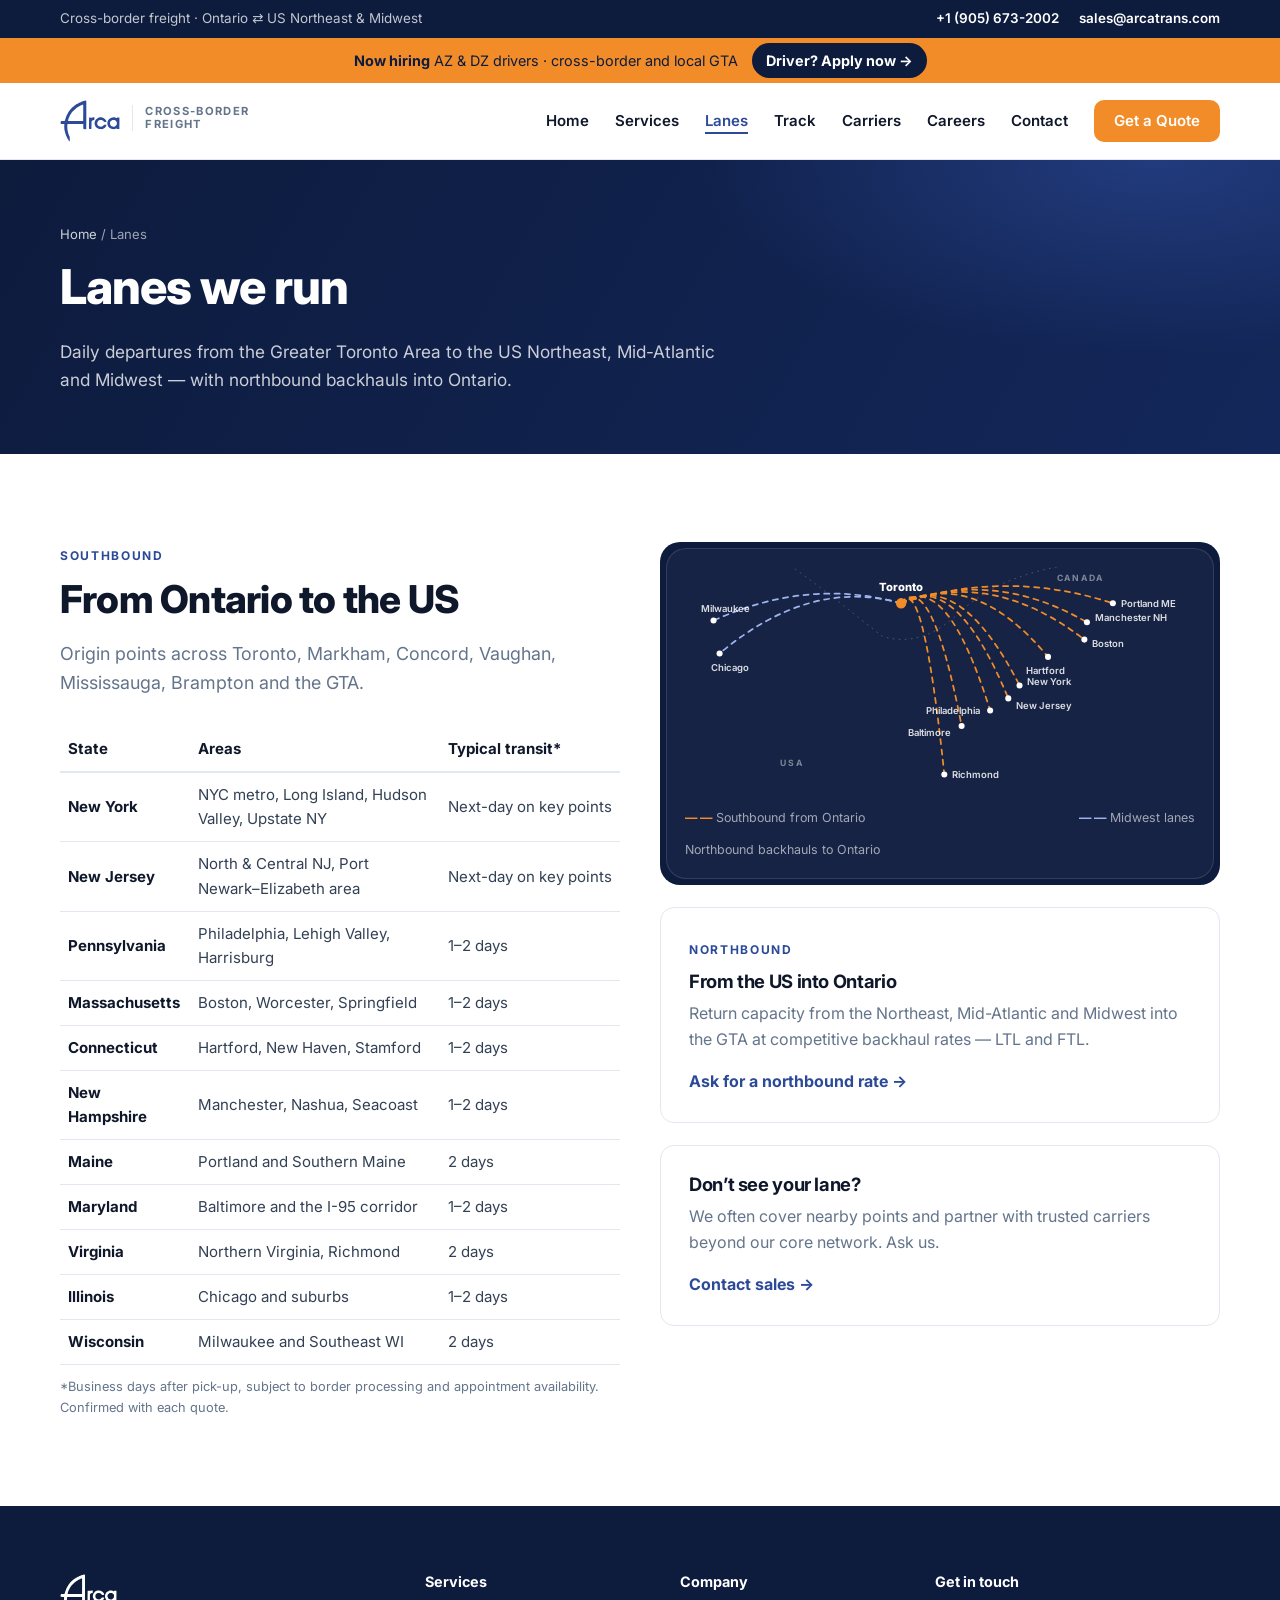
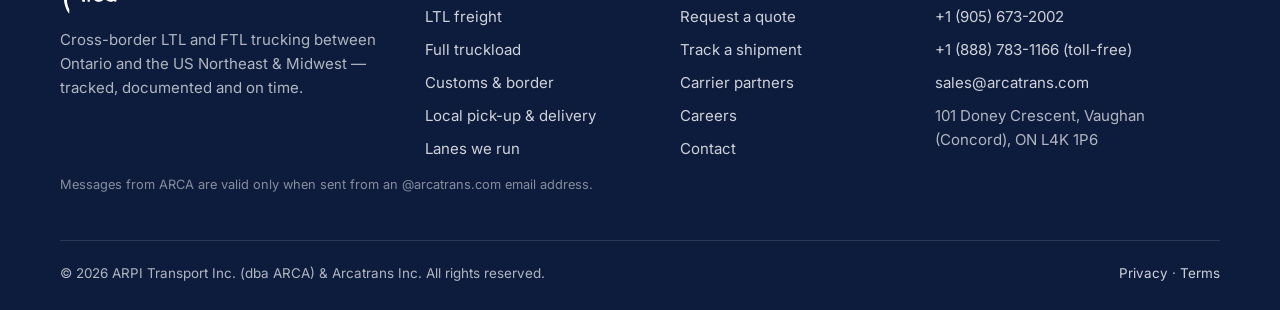
<file: lanes.html>
<!doctype html>
<html lang="en" class="no-js">
<head><meta charset="utf-8">

<meta name="viewport" content="width=device-width, initial-scale=1">
<title>Lanes & Coverage — Ontario to US Northeast & Midwest | ARCA</title>
<meta name="description" content="Daily departures from Toronto and the GTA to New York, New Jersey, Pennsylvania, New England, Maryland, Virginia, Illinois and Wisconsin.">
<link rel="canonical" href="https://arcatrans.com/lanes.html">
<meta name="theme-color" content="#0D1B3D">
<meta property="og:type" content="website">
<meta property="og:site_name" content="ARCA">
<meta property="og:title" content="Lanes & Coverage — Ontario to US Northeast & Midwest | ARCA">
<meta property="og:description" content="Daily departures from Toronto and the GTA to New York, New Jersey, Pennsylvania, New England, Maryland, Virginia, Illinois and Wisconsin.">
<meta property="og:url" content="https://arcatrans.com/lanes.html">
<meta property="og:image" content="https://arcatrans.com/assets/og-image.png">
<link rel="icon" href="assets/favicon.svg" type="image/svg+xml">
<link rel="icon" href="assets/favicon-32.png" sizes="32x32" type="image/png">
<link rel="apple-touch-icon" href="assets/apple-touch-icon.png">
<link rel="preconnect" href="https://fonts.googleapis.com">
<link rel="preconnect" href="https://fonts.gstatic.com" crossorigin>
<link href="https://fonts.googleapis.com/css2?family=Inter:wght@400;500;600;700;800&display=swap" rel="stylesheet">
<link rel="stylesheet" href="assets/styles.css">
<script type="application/ld+json">{"@context": "https://schema.org", "@type": "LocalBusiness", "name": "ARCA", "legalName": "ARPI Transport Inc.", "url": "https://arcatrans.com", "logo": "https://arcatrans.com/assets/arca-logo.png", "telephone": "+1-905-673-2002", "faxNumber": "+1-888-789-1504", "email": "sales@arcatrans.com", "address": {"@type": "PostalAddress", "streetAddress": "101 Doney Crescent", "addressLocality": "Vaughan", "addressRegion": "ON", "postalCode": "L4K 1P6", "addressCountry": "CA"}, "areaServed": ["Ontario", "New York", "New Jersey", "Pennsylvania", "Massachusetts", "Connecticut", "Maine", "Maryland", "Virginia", "New Hampshire", "Wisconsin", "Illinois"], "description": "Cross-border LTL and FTL trucking between Ontario and the US Northeast and Midwest."}</script>
</head>
<body>
<a class="skip" href="#main">Skip to content</a>
<div class="topbar"><div class="container">
  <span class="tb-hide">Cross-border freight · Ontario ⇄ US Northeast &amp; Midwest</span>
  <span class="tb-links"><a href="tel:+19056732002">+1 (905) 673-2002</a><a href="mailto:sales@arcatrans.com">sales@arcatrans.com</a></span>
</div></div>
<header class="header"><div class="hiring-bar"><div class="container"><span><strong>Now hiring</strong> AZ &amp; DZ drivers<span class="hb-hide"> · cross-border and local GTA</span></span><a class="hb-btn" href="https://script.google.com/a/macros/arcatrans.com/s/AKfycbzYi-0b8ZKOV9bcrTQONpXsOysY6obkVzF6EHvyRY8c6QRkuGOx3X_sLsiF-CVQxyQD/exec" target="_blank" rel="noopener">Driver? Apply now →</a></div></div><div class="container nav">
  <a href="index.html" class="brand" aria-label="ARCA home"><img src="assets/arca-logo.svg" alt="ARCA" width="68" height="47"><span class="tag">Cross-border<br>freight</span></a>
  <button class="menu-toggle" aria-label="Menu" aria-expanded="false" aria-controls="nav-links"><span></span><span></span><span></span></button>
  <ul class="nav-links" id="nav-links"><li><a href="index.html">Home</a></li><li><a href="services.html">Services</a></li><li><a href="lanes.html" aria-current="page">Lanes</a></li><li><a href="track.html">Track</a></li><li><a href="carriers.html">Carriers</a></li><li><a href="careers.html">Careers</a></li><li><a href="contact.html">Contact</a></li><li><a href="quote.html" class="btn btn-primary">Get a Quote</a></li></ul>
</div></header>
<main id="main">
<section class="page-hero"><div class="container">
  <div class="crumbs"><a href="index.html">Home</a> / Lanes</div>
  <h1>Lanes we run</h1><p>Daily departures from the Greater Toronto Area to the US Northeast, Mid-Atlantic and Midwest — with northbound backhauls into Ontario.</p>
</div></section>

<section class="section"><div class="container grid-2" style="align-items:start">
  <div class="reveal"><span class="eyebrow">Southbound</span><h2>From Ontario to the US</h2>
    <p class="lead">Origin points across Toronto, Markham, Concord, Vaughan, Mississauga, Brampton and the GTA.</p>
    <div style="overflow-x:auto"><table style="width:100%;border-collapse:collapse;font-size:.94rem;margin-top:12px">
      <thead><tr style="text-align:left;color:var(--ink)"><th style="padding:10px 8px;border-bottom:2px solid var(--line)">State</th><th style="padding:10px 8px;border-bottom:2px solid var(--line)">Areas</th><th style="padding:10px 8px;border-bottom:2px solid var(--line)">Typical transit*</th></tr></thead>
      <tbody><tr><td style="padding:10px 8px;border-bottom:1px solid var(--line);font-weight:700;color:var(--ink)">New York</td><td style="padding:10px 8px;border-bottom:1px solid var(--line)">NYC metro, Long Island, Hudson Valley, Upstate NY</td><td style="padding:10px 8px;border-bottom:1px solid var(--line);white-space:nowrap">Next-day on key points</td></tr><tr><td style="padding:10px 8px;border-bottom:1px solid var(--line);font-weight:700;color:var(--ink)">New Jersey</td><td style="padding:10px 8px;border-bottom:1px solid var(--line)">North &amp; Central NJ, Port Newark–Elizabeth area</td><td style="padding:10px 8px;border-bottom:1px solid var(--line);white-space:nowrap">Next-day on key points</td></tr><tr><td style="padding:10px 8px;border-bottom:1px solid var(--line);font-weight:700;color:var(--ink)">Pennsylvania</td><td style="padding:10px 8px;border-bottom:1px solid var(--line)">Philadelphia, Lehigh Valley, Harrisburg</td><td style="padding:10px 8px;border-bottom:1px solid var(--line);white-space:nowrap">1–2 days</td></tr><tr><td style="padding:10px 8px;border-bottom:1px solid var(--line);font-weight:700;color:var(--ink)">Massachusetts</td><td style="padding:10px 8px;border-bottom:1px solid var(--line)">Boston, Worcester, Springfield</td><td style="padding:10px 8px;border-bottom:1px solid var(--line);white-space:nowrap">1–2 days</td></tr><tr><td style="padding:10px 8px;border-bottom:1px solid var(--line);font-weight:700;color:var(--ink)">Connecticut</td><td style="padding:10px 8px;border-bottom:1px solid var(--line)">Hartford, New Haven, Stamford</td><td style="padding:10px 8px;border-bottom:1px solid var(--line);white-space:nowrap">1–2 days</td></tr><tr><td style="padding:10px 8px;border-bottom:1px solid var(--line);font-weight:700;color:var(--ink)">New Hampshire</td><td style="padding:10px 8px;border-bottom:1px solid var(--line)">Manchester, Nashua, Seacoast</td><td style="padding:10px 8px;border-bottom:1px solid var(--line);white-space:nowrap">1–2 days</td></tr><tr><td style="padding:10px 8px;border-bottom:1px solid var(--line);font-weight:700;color:var(--ink)">Maine</td><td style="padding:10px 8px;border-bottom:1px solid var(--line)">Portland and Southern Maine</td><td style="padding:10px 8px;border-bottom:1px solid var(--line);white-space:nowrap">2 days</td></tr><tr><td style="padding:10px 8px;border-bottom:1px solid var(--line);font-weight:700;color:var(--ink)">Maryland</td><td style="padding:10px 8px;border-bottom:1px solid var(--line)">Baltimore and the I-95 corridor</td><td style="padding:10px 8px;border-bottom:1px solid var(--line);white-space:nowrap">1–2 days</td></tr><tr><td style="padding:10px 8px;border-bottom:1px solid var(--line);font-weight:700;color:var(--ink)">Virginia</td><td style="padding:10px 8px;border-bottom:1px solid var(--line)">Northern Virginia, Richmond</td><td style="padding:10px 8px;border-bottom:1px solid var(--line);white-space:nowrap">2 days</td></tr><tr><td style="padding:10px 8px;border-bottom:1px solid var(--line);font-weight:700;color:var(--ink)">Illinois</td><td style="padding:10px 8px;border-bottom:1px solid var(--line)">Chicago and suburbs</td><td style="padding:10px 8px;border-bottom:1px solid var(--line);white-space:nowrap">1–2 days</td></tr><tr><td style="padding:10px 8px;border-bottom:1px solid var(--line);font-weight:700;color:var(--ink)">Wisconsin</td><td style="padding:10px 8px;border-bottom:1px solid var(--line)">Milwaukee and Southeast WI</td><td style="padding:10px 8px;border-bottom:1px solid var(--line);white-space:nowrap">2 days</td></tr></tbody></table></div>
    <p class="form-note">*Business days after pick-up, subject to border processing and appointment availability. Confirmed with each quote.</p>
  </div>
  <div>
    <div style="background:var(--navy);border-radius:20px;padding:6px" class="reveal"><div class="lane-map " aria-label="Map of ARCA lanes from Toronto to US Northeast and Midwest">
<svg viewBox="40 70 590 270" role="img"><title>ARCA lanes from the Greater Toronto Area</title><path class="border-line" d="M150,60 C200,95 240,128 268,150 C300,160 330,150 360,120 C390,95 420,80 470,70 C510,62 545,55 590,40"/>
<text x="470" y="86" fill="rgba(255,255,255,.45)" font-size="10" font-weight="700" letter-spacing="2">CANADA</text>
<text x="150" y="300" fill="rgba(255,255,255,.45)" font-size="10" font-weight="700" letter-spacing="2">USA</text>
<path class="lane-path north" d="M290,112 Q185,82 80,170"/><path class="lane-path north" d="M290,112 Q182,82 73,132"/><path class="lane-path" d="M290,112 Q358,72 427,207"/><path class="lane-path" d="M290,112 Q352,72 414,222"/><path class="lane-path" d="M290,112 Q342,72 393,236"/><path class="lane-path" d="M290,112 Q396,72 502,154"/><path class="lane-path" d="M290,112 Q375,72 460,174"/><path class="lane-path" d="M290,112 Q325,72 360,254"/><path class="lane-path" d="M290,112 Q315,72 340,310"/><path class="lane-path" d="M290,112 Q412,72 535,112"/><path class="lane-path" d="M290,112 Q398,72 505,134"/><g class="city hub"><circle cx="290" cy="112" r="6"/><text x="264" y="98">Toronto</text></g><g class="city "><circle cx="80" cy="170" r="3.5"/><text x="70" y="190">Chicago</text></g><g class="city "><circle cx="73" cy="132" r="3.5"/><text x="59" y="122">Milwaukee</text></g><g class="city "><circle cx="427" cy="207" r="3.5"/><text x="436" y="207">New York</text></g><g class="city "><circle cx="414" cy="222" r="3.5"/><text x="423" y="234">New Jersey</text></g><g class="city "><circle cx="393" cy="236" r="3.5"/><text x="319" y="240">Philadelphia</text></g><g class="city "><circle cx="502" cy="154" r="3.5"/><text x="511" y="162">Boston</text></g><g class="city "><circle cx="460" cy="174" r="3.5"/><text x="434" y="194">Hartford</text></g><g class="city "><circle cx="360" cy="254" r="3.5"/><text x="298" y="266">Baltimore</text></g><g class="city "><circle cx="340" cy="310" r="3.5"/><text x="349" y="314">Richmond</text></g><g class="city "><circle cx="535" cy="112" r="3.5"/><text x="544" y="116">Portland ME</text></g><g class="city "><circle cx="505" cy="134" r="3.5"/><text x="514" y="132">Manchester NH</text></g></svg>
<div class="caption"><span><b style="color:#F28C28">— —</b> Southbound from Ontario</span><span><b style="color:#9DB4F0">— —</b> Midwest lanes</span><span>Northbound backhauls to Ontario</span></div>
</div></div>
    <div class="card reveal" style="margin-top:22px"><span class="eyebrow">Northbound</span><h3>From the US into Ontario</h3><p>Return capacity from the Northeast, Mid-Atlantic and Midwest into the GTA at competitive backhaul rates — LTL and FTL.</p><a class="more" href="quote.html">Ask for a northbound rate →</a></div>
    <div class="card reveal" style="margin-top:22px"><h3>Don’t see your lane?</h3><p>We often cover nearby points and partner with trusted carriers beyond our core network. Ask us.</p><a class="more" href="contact.html">Contact sales →</a></div>
  </div>
</div></section>
</main>
<footer class="footer"><div class="container">
  <div class="footer-grid">
    <div>
      <a href="index.html" class="brand"><img src="assets/arca-logo-white.svg" alt="ARCA" width="58" height="40"></a>
      <p>Cross-border LTL and FTL trucking between Ontario and the US Northeast &amp; Midwest — tracked, documented and on time.</p>
    </div>
    <div><h4>Services</h4><ul>
      <li><a href="services.html#ltl">LTL freight</a></li><li><a href="services.html#ftl">Full truckload</a></li>
      <li><a href="services.html#customs">Customs &amp; border</a></li><li><a href="services.html#local">Local pick-up &amp; delivery</a></li>
      <li><a href="lanes.html">Lanes we run</a></li></ul></div>
    <div><h4>Company</h4><ul>
      <li><a href="quote.html">Request a quote</a></li><li><a href="track.html">Track a shipment</a></li>
      <li><a href="carriers.html">Carrier partners</a></li><li><a href="careers.html">Careers</a></li><li><a href="contact.html">Contact</a></li></ul></div>
    <div><h4>Get in touch</h4><ul>
      <li><a href="tel:+19056732002">+1 (905) 673-2002</a></li><li><a href="tel:+18887831166">+1 (888) 783-1166 (toll-free)</a></li>
      <li><a href="mailto:sales@arcatrans.com">sales@arcatrans.com</a></li>
      <li>101 Doney Crescent, Vaughan (Concord), ON L4K 1P6</li></ul></div>
  </div>
  <p class="notice">Messages from ARCA are valid only when sent from an @arcatrans.com email address.</p>
  <div class="footer-bottom">
    <span>© <span data-year>2026</span> ARPI Transport Inc. (dba ARCA) &amp; Arcatrans Inc. All rights reserved.</span>
    <span><a href="privacy.html">Privacy</a> · <a href="terms.html">Terms</a></span>
  </div>
</div></footer>
<script src="assets/main.js" defer></script>
</body></html>
</file>
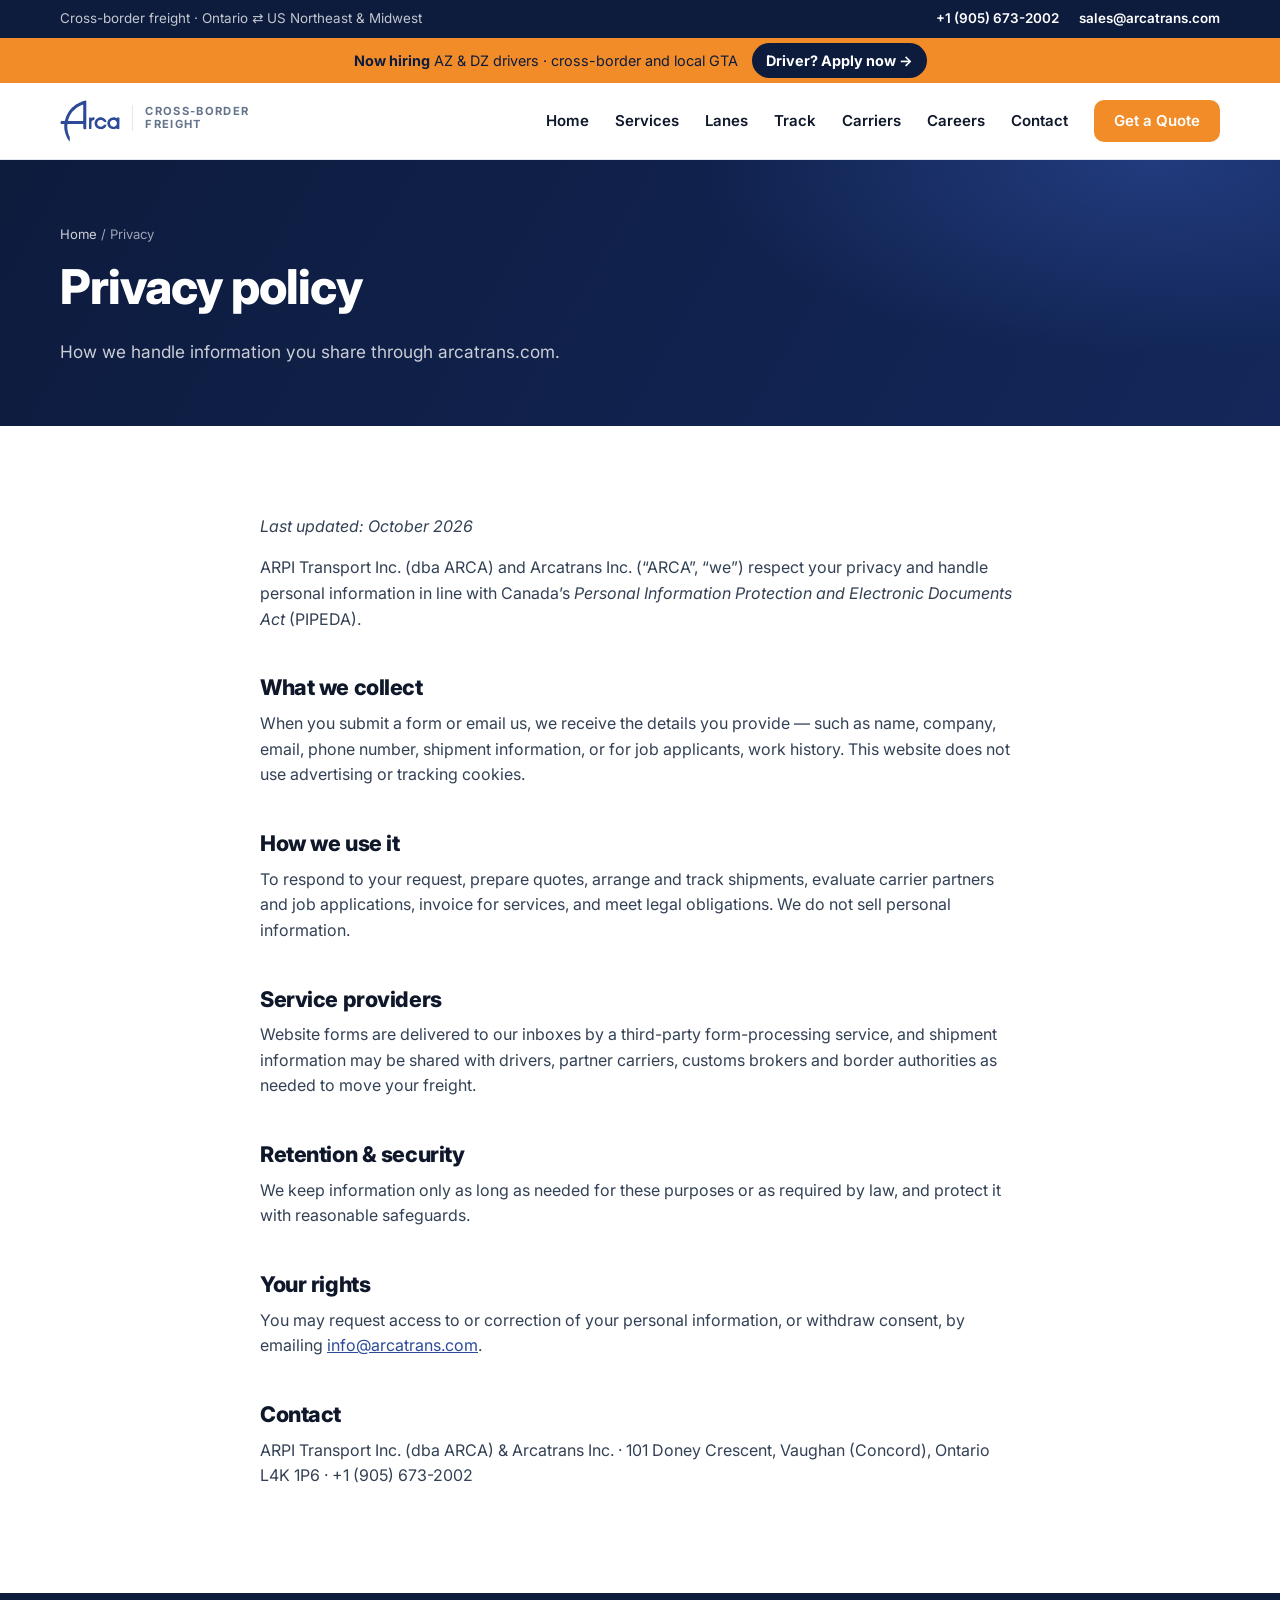
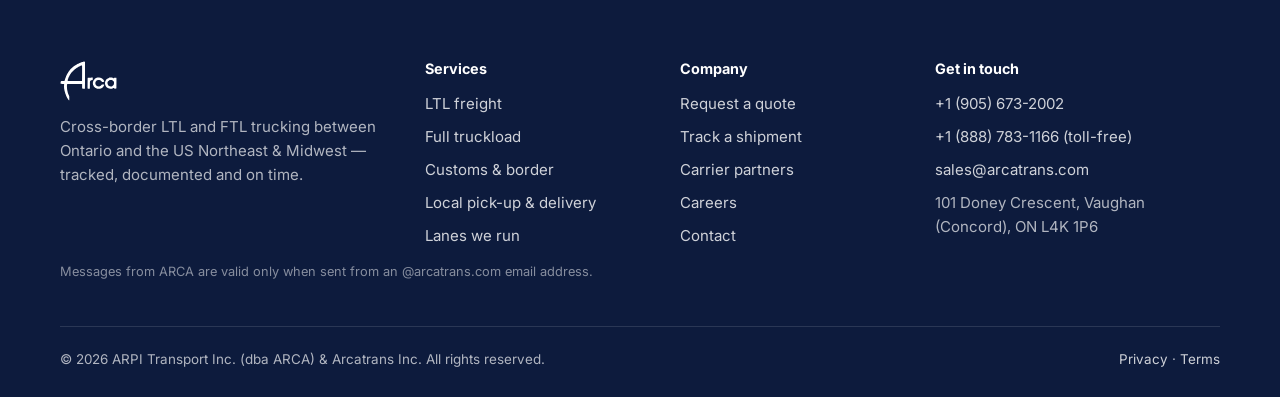
<file: privacy.html>
<!doctype html>
<html lang="en" class="no-js">
<head><meta charset="utf-8">

<meta name="viewport" content="width=device-width, initial-scale=1">
<title>Privacy Policy | ARCA</title>
<meta name="description" content="How ARCA handles personal information submitted through arcatrans.com.">
<link rel="canonical" href="https://arcatrans.com/privacy.html">
<meta name="theme-color" content="#0D1B3D">
<meta property="og:type" content="website">
<meta property="og:site_name" content="ARCA">
<meta property="og:title" content="Privacy Policy | ARCA">
<meta property="og:description" content="How ARCA handles personal information submitted through arcatrans.com.">
<meta property="og:url" content="https://arcatrans.com/privacy.html">
<meta property="og:image" content="https://arcatrans.com/assets/og-image.png">
<link rel="icon" href="assets/favicon.svg" type="image/svg+xml">
<link rel="icon" href="assets/favicon-32.png" sizes="32x32" type="image/png">
<link rel="apple-touch-icon" href="assets/apple-touch-icon.png">
<link rel="preconnect" href="https://fonts.googleapis.com">
<link rel="preconnect" href="https://fonts.gstatic.com" crossorigin>
<link href="https://fonts.googleapis.com/css2?family=Inter:wght@400;500;600;700;800&display=swap" rel="stylesheet">
<link rel="stylesheet" href="assets/styles.css">
<script type="application/ld+json">{"@context": "https://schema.org", "@type": "LocalBusiness", "name": "ARCA", "legalName": "ARPI Transport Inc.", "url": "https://arcatrans.com", "logo": "https://arcatrans.com/assets/arca-logo.png", "telephone": "+1-905-673-2002", "faxNumber": "+1-888-789-1504", "email": "sales@arcatrans.com", "address": {"@type": "PostalAddress", "streetAddress": "101 Doney Crescent", "addressLocality": "Vaughan", "addressRegion": "ON", "postalCode": "L4K 1P6", "addressCountry": "CA"}, "areaServed": ["Ontario", "New York", "New Jersey", "Pennsylvania", "Massachusetts", "Connecticut", "Maine", "Maryland", "Virginia", "New Hampshire", "Wisconsin", "Illinois"], "description": "Cross-border LTL and FTL trucking between Ontario and the US Northeast and Midwest."}</script>
</head>
<body>
<a class="skip" href="#main">Skip to content</a>
<div class="topbar"><div class="container">
  <span class="tb-hide">Cross-border freight · Ontario ⇄ US Northeast &amp; Midwest</span>
  <span class="tb-links"><a href="tel:+19056732002">+1 (905) 673-2002</a><a href="mailto:sales@arcatrans.com">sales@arcatrans.com</a></span>
</div></div>
<header class="header"><div class="hiring-bar"><div class="container"><span><strong>Now hiring</strong> AZ &amp; DZ drivers<span class="hb-hide"> · cross-border and local GTA</span></span><a class="hb-btn" href="https://script.google.com/a/macros/arcatrans.com/s/AKfycbzYi-0b8ZKOV9bcrTQONpXsOysY6obkVzF6EHvyRY8c6QRkuGOx3X_sLsiF-CVQxyQD/exec" target="_blank" rel="noopener">Driver? Apply now →</a></div></div><div class="container nav">
  <a href="index.html" class="brand" aria-label="ARCA home"><img src="assets/arca-logo.svg" alt="ARCA" width="68" height="47"><span class="tag">Cross-border<br>freight</span></a>
  <button class="menu-toggle" aria-label="Menu" aria-expanded="false" aria-controls="nav-links"><span></span><span></span><span></span></button>
  <ul class="nav-links" id="nav-links"><li><a href="index.html">Home</a></li><li><a href="services.html">Services</a></li><li><a href="lanes.html">Lanes</a></li><li><a href="track.html">Track</a></li><li><a href="carriers.html">Carriers</a></li><li><a href="careers.html">Careers</a></li><li><a href="contact.html">Contact</a></li><li><a href="quote.html" class="btn btn-primary">Get a Quote</a></li></ul>
</div></header>
<main id="main">
<section class="page-hero"><div class="container">
  <div class="crumbs"><a href="index.html">Home</a> / Privacy</div>
  <h1>Privacy policy</h1><p>How we handle information you share through arcatrans.com.</p>
</div></section>

<section class="section"><div class="container prose">
<p><em>Last updated: October 2026</em></p>
<p>ARPI Transport Inc. (dba ARCA) and Arcatrans Inc. (“ARCA”, “we”) respect your privacy and handle personal information in line with Canada’s <em>Personal Information Protection and Electronic Documents Act</em> (PIPEDA).</p>
<h2>What we collect</h2><p>When you submit a form or email us, we receive the details you provide — such as name, company, email, phone number, shipment information, or for job applicants, work history. This website does not use advertising or tracking cookies.</p>
<h2>How we use it</h2><p>To respond to your request, prepare quotes, arrange and track shipments, evaluate carrier partners and job applications, invoice for services, and meet legal obligations. We do not sell personal information.</p>
<h2>Service providers</h2><p>Website forms are delivered to our inboxes by a third-party form-processing service, and shipment information may be shared with drivers, partner carriers, customs brokers and border authorities as needed to move your freight.</p>
<h2>Retention &amp; security</h2><p>We keep information only as long as needed for these purposes or as required by law, and protect it with reasonable safeguards.</p>
<h2>Your rights</h2><p>You may request access to or correction of your personal information, or withdraw consent, by emailing <a href="mailto:info@arcatrans.com">info@arcatrans.com</a>.</p>
<h2>Contact</h2><p>ARPI Transport Inc. (dba ARCA) &amp; Arcatrans Inc. · 101 Doney Crescent, Vaughan (Concord), Ontario L4K 1P6 · +1 (905) 673-2002</p>
</div></section>
</main>
<footer class="footer"><div class="container">
  <div class="footer-grid">
    <div>
      <a href="index.html" class="brand"><img src="assets/arca-logo-white.svg" alt="ARCA" width="58" height="40"></a>
      <p>Cross-border LTL and FTL trucking between Ontario and the US Northeast &amp; Midwest — tracked, documented and on time.</p>
    </div>
    <div><h4>Services</h4><ul>
      <li><a href="services.html#ltl">LTL freight</a></li><li><a href="services.html#ftl">Full truckload</a></li>
      <li><a href="services.html#customs">Customs &amp; border</a></li><li><a href="services.html#local">Local pick-up &amp; delivery</a></li>
      <li><a href="lanes.html">Lanes we run</a></li></ul></div>
    <div><h4>Company</h4><ul>
      <li><a href="quote.html">Request a quote</a></li><li><a href="track.html">Track a shipment</a></li>
      <li><a href="carriers.html">Carrier partners</a></li><li><a href="careers.html">Careers</a></li><li><a href="contact.html">Contact</a></li></ul></div>
    <div><h4>Get in touch</h4><ul>
      <li><a href="tel:+19056732002">+1 (905) 673-2002</a></li><li><a href="tel:+18887831166">+1 (888) 783-1166 (toll-free)</a></li>
      <li><a href="mailto:sales@arcatrans.com">sales@arcatrans.com</a></li>
      <li>101 Doney Crescent, Vaughan (Concord), ON L4K 1P6</li></ul></div>
  </div>
  <p class="notice">Messages from ARCA are valid only when sent from an @arcatrans.com email address.</p>
  <div class="footer-bottom">
    <span>© <span data-year>2026</span> ARPI Transport Inc. (dba ARCA) &amp; Arcatrans Inc. All rights reserved.</span>
    <span><a href="privacy.html">Privacy</a> · <a href="terms.html">Terms</a></span>
  </div>
</div></footer>
<script src="assets/main.js" defer></script>
</body></html>
</file>
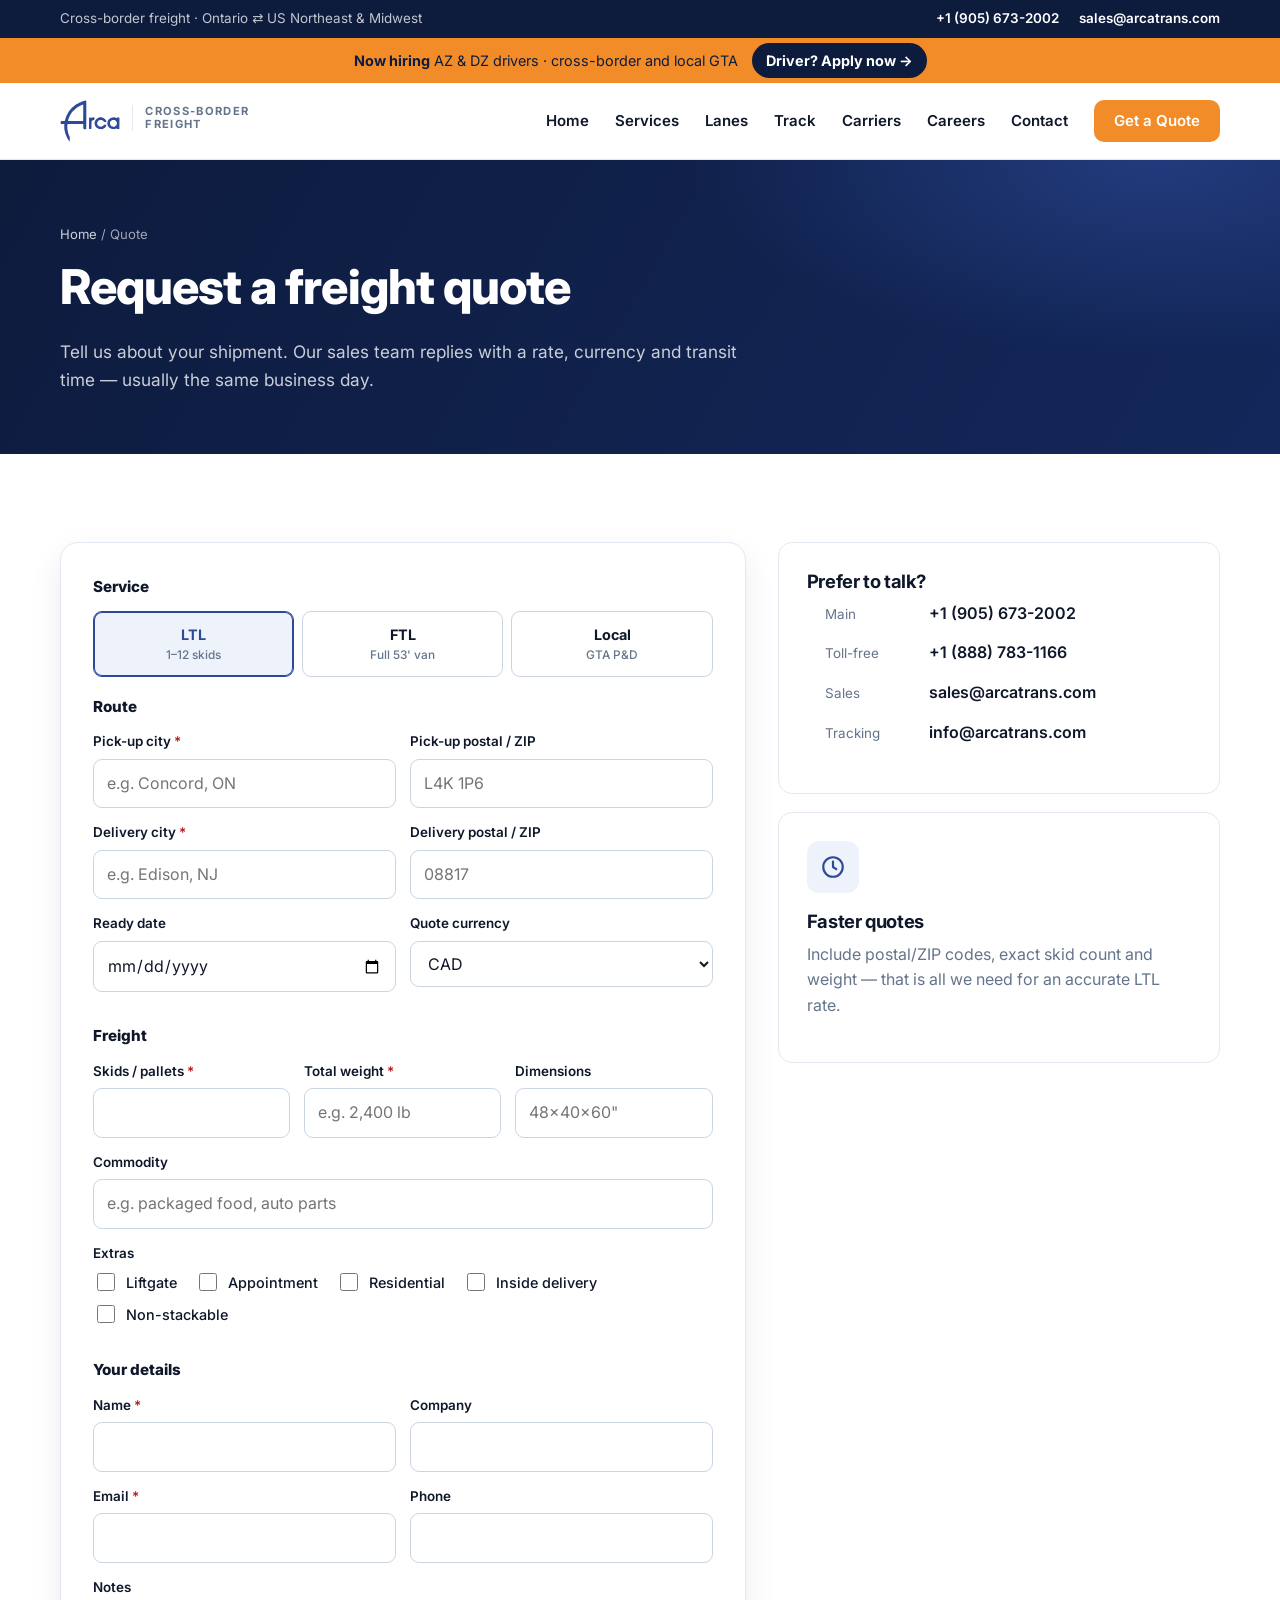
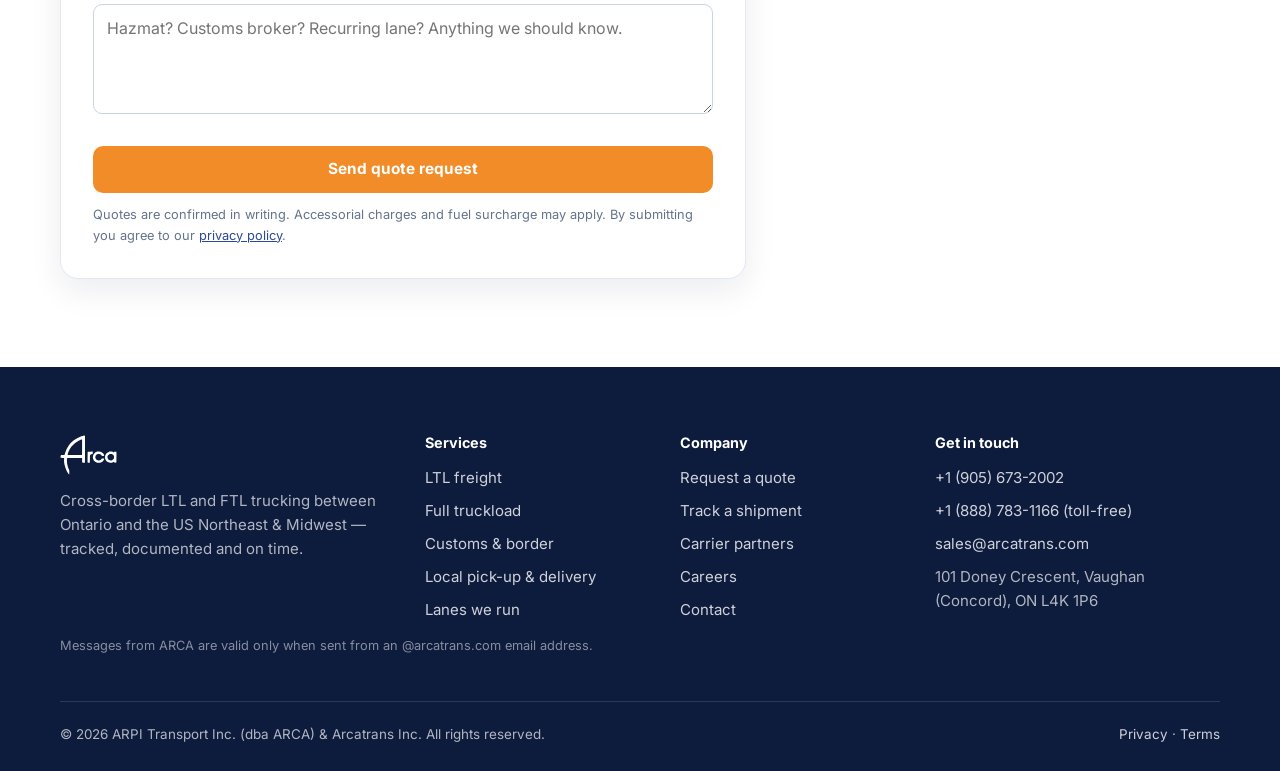
<file: quote.html>
<!doctype html>
<html lang="en" class="no-js">
<head><meta charset="utf-8">

<meta name="viewport" content="width=device-width, initial-scale=1">
<title>Request a Freight Quote | ARCA</title>
<meta name="description" content="Get an LTL, FTL or local freight quote for Canada–US shipments. Fast replies in CAD or USD.">
<link rel="canonical" href="https://arcatrans.com/quote.html">
<meta name="theme-color" content="#0D1B3D">
<meta property="og:type" content="website">
<meta property="og:site_name" content="ARCA">
<meta property="og:title" content="Request a Freight Quote | ARCA">
<meta property="og:description" content="Get an LTL, FTL or local freight quote for Canada–US shipments. Fast replies in CAD or USD.">
<meta property="og:url" content="https://arcatrans.com/quote.html">
<meta property="og:image" content="https://arcatrans.com/assets/og-image.png">
<link rel="icon" href="assets/favicon.svg" type="image/svg+xml">
<link rel="icon" href="assets/favicon-32.png" sizes="32x32" type="image/png">
<link rel="apple-touch-icon" href="assets/apple-touch-icon.png">
<link rel="preconnect" href="https://fonts.googleapis.com">
<link rel="preconnect" href="https://fonts.gstatic.com" crossorigin>
<link href="https://fonts.googleapis.com/css2?family=Inter:wght@400;500;600;700;800&display=swap" rel="stylesheet">
<link rel="stylesheet" href="assets/styles.css">
<script type="application/ld+json">{"@context": "https://schema.org", "@type": "LocalBusiness", "name": "ARCA", "legalName": "ARPI Transport Inc.", "url": "https://arcatrans.com", "logo": "https://arcatrans.com/assets/arca-logo.png", "telephone": "+1-905-673-2002", "faxNumber": "+1-888-789-1504", "email": "sales@arcatrans.com", "address": {"@type": "PostalAddress", "streetAddress": "101 Doney Crescent", "addressLocality": "Vaughan", "addressRegion": "ON", "postalCode": "L4K 1P6", "addressCountry": "CA"}, "areaServed": ["Ontario", "New York", "New Jersey", "Pennsylvania", "Massachusetts", "Connecticut", "Maine", "Maryland", "Virginia", "New Hampshire", "Wisconsin", "Illinois"], "description": "Cross-border LTL and FTL trucking between Ontario and the US Northeast and Midwest."}</script>
</head>
<body>
<a class="skip" href="#main">Skip to content</a>
<div class="topbar"><div class="container">
  <span class="tb-hide">Cross-border freight · Ontario ⇄ US Northeast &amp; Midwest</span>
  <span class="tb-links"><a href="tel:+19056732002">+1 (905) 673-2002</a><a href="mailto:sales@arcatrans.com">sales@arcatrans.com</a></span>
</div></div>
<header class="header"><div class="hiring-bar"><div class="container"><span><strong>Now hiring</strong> AZ &amp; DZ drivers<span class="hb-hide"> · cross-border and local GTA</span></span><a class="hb-btn" href="https://script.google.com/a/macros/arcatrans.com/s/AKfycbzYi-0b8ZKOV9bcrTQONpXsOysY6obkVzF6EHvyRY8c6QRkuGOx3X_sLsiF-CVQxyQD/exec" target="_blank" rel="noopener">Driver? Apply now →</a></div></div><div class="container nav">
  <a href="index.html" class="brand" aria-label="ARCA home"><img src="assets/arca-logo.svg" alt="ARCA" width="68" height="47"><span class="tag">Cross-border<br>freight</span></a>
  <button class="menu-toggle" aria-label="Menu" aria-expanded="false" aria-controls="nav-links"><span></span><span></span><span></span></button>
  <ul class="nav-links" id="nav-links"><li><a href="index.html">Home</a></li><li><a href="services.html">Services</a></li><li><a href="lanes.html">Lanes</a></li><li><a href="track.html">Track</a></li><li><a href="carriers.html">Carriers</a></li><li><a href="careers.html">Careers</a></li><li><a href="contact.html">Contact</a></li><li><a href="quote.html" class="btn btn-primary">Get a Quote</a></li></ul>
</div></header>
<main id="main">
<section class="page-hero"><div class="container">
  <div class="crumbs"><a href="index.html">Home</a> / Quote</div>
  <h1>Request a freight quote</h1><p>Tell us about your shipment. Our sales team replies with a rate, currency and transit time — usually the same business day.</p>
</div></section>

<section class="section"><div class="container layout-2">
<form class="form-card reveal" data-form="quote" data-subject="Service|Pick-up city|Delivery city" data-success="Our sales team will reply with your rate. For faster service on urgent loads, call us." novalidate>
  <fieldset><legend>Service</legend>
    <div class="seg">
      <label><input type="radio" name="Service" value="LTL" checked>LTL<small>1–12 skids</small></label>
      <label><input type="radio" name="Service" value="FTL">FTL<small>Full 53' van</small></label>
      <label><input type="radio" name="Service" value="Local">Local<small>GTA P&amp;D</small></label>
    </div></fieldset>
  <fieldset><legend>Route</legend>
    <div class="row">
      <div class="field"><label for="q-from">Pick-up city <span class="req">*</span></label><input id="q-from" name="Pick-up city" required placeholder="e.g. Concord, ON"></div>
      <div class="field"><label for="q-fromz">Pick-up postal / ZIP</label><input id="q-fromz" name="Pick-up postal/ZIP" placeholder="L4K 1P6"></div>
    </div>
    <div class="row">
      <div class="field"><label for="q-to">Delivery city <span class="req">*</span></label><input id="q-to" name="Delivery city" required placeholder="e.g. Edison, NJ"></div>
      <div class="field"><label for="q-toz">Delivery postal / ZIP</label><input id="q-toz" name="Delivery postal/ZIP" placeholder="08817"></div>
    </div>
    <div class="row">
      <div class="field"><label for="q-date">Ready date</label><input id="q-date" name="Ready date" type="date"></div>
      <div class="field"><label for="q-cur">Quote currency</label><select id="q-cur" name="Currency"><option>CAD</option><option>USD</option></select></div>
    </div></fieldset>
  <fieldset><legend>Freight</legend>
    <div class="row-3">
      <div class="field"><label for="q-skids">Skids / pallets <span class="req">*</span></label><input id="q-skids" name="Skids" type="number" min="1" inputmode="numeric" required></div>
      <div class="field"><label for="q-wt">Total weight <span class="req">*</span></label><input id="q-wt" name="Weight" required placeholder="e.g. 2,400 lb"></div>
      <div class="field"><label for="q-dim">Dimensions</label><input id="q-dim" name="Dimensions" placeholder='48x40x60"'></div>
    </div>
    <div class="field"><label for="q-com">Commodity</label><input id="q-com" name="Commodity" placeholder="e.g. packaged food, auto parts"></div>
    <div class="field"><span style="font-size:.84rem;font-weight:600;color:var(--ink)">Extras</span>
      <div class="checkrow">
        <label><input type="checkbox" name="Extras" value="Liftgate"> Liftgate</label>
        <label><input type="checkbox" name="Extras" value="Appointment"> Appointment</label>
        <label><input type="checkbox" name="Extras" value="Residential"> Residential</label>
        <label><input type="checkbox" name="Extras" value="Inside delivery"> Inside delivery</label>
        <label><input type="checkbox" name="Extras" value="Non-stackable"> Non-stackable</label>
      </div></div></fieldset>
  <fieldset><legend>Your details</legend>
    <div class="row">
      <div class="field"><label for="q-name">Name <span class="req">*</span></label><input id="q-name" name="Name" required autocomplete="name"></div>
      <div class="field"><label for="q-co">Company</label><input id="q-co" name="Company" autocomplete="organization"></div>
    </div>
    <div class="row">
      <div class="field"><label for="q-email">Email <span class="req">*</span></label><input id="q-email" name="Email" type="email" required autocomplete="email"></div>
      <div class="field"><label for="q-phone">Phone</label><input id="q-phone" name="Phone" type="tel" autocomplete="tel"></div>
    </div>
    <div class="field"><label for="q-notes">Notes</label><textarea id="q-notes" name="Notes" placeholder="Hazmat? Customs broker? Recurring lane? Anything we should know."></textarea></div>
  </fieldset>
  <input type="text" name="_honey" class="hp" tabindex="-1" autocomplete="off" aria-hidden="true">
<button type="submit" class="btn btn-primary btn-block">Send quote request</button>
<div class="form-status" role="alert" aria-live="polite"></div>
<p class="form-note">Quotes are confirmed in writing. Accessorial charges and fuel surcharge may apply. By submitting you agree to our <a href="privacy.html">privacy policy</a>.</p>
</form>
<aside class="aside">
  <div class="card"><h3>Prefer to talk?</h3>
    <ul class="contact-list">
      <li><span>Main</span><a href="tel:+19056732002">+1 (905) 673-2002</a></li>
      <li><span>Toll-free</span><a href="tel:+18887831166">+1 (888) 783-1166</a></li>
      <li><span>Sales</span><a href="mailto:sales@arcatrans.com">sales@arcatrans.com</a></li>
      <li><span>Tracking</span><a href="mailto:info@arcatrans.com">info@arcatrans.com</a></li>
    </ul></div><div class="card"><div class="icon"><svg viewBox="0 0 24 24" fill="none" stroke="currentColor" stroke-width="2" stroke-linecap="round" stroke-linejoin="round"><circle cx="12" cy="12" r="9"/><path d="M12 7v5l3 2"/></svg></div><h3>Faster quotes</h3><p>Include postal/ZIP codes, exact skid count and weight — that is all we need for an accurate LTL rate.</p></div>
</aside>
</div></section>
</main>
<footer class="footer"><div class="container">
  <div class="footer-grid">
    <div>
      <a href="index.html" class="brand"><img src="assets/arca-logo-white.svg" alt="ARCA" width="58" height="40"></a>
      <p>Cross-border LTL and FTL trucking between Ontario and the US Northeast &amp; Midwest — tracked, documented and on time.</p>
    </div>
    <div><h4>Services</h4><ul>
      <li><a href="services.html#ltl">LTL freight</a></li><li><a href="services.html#ftl">Full truckload</a></li>
      <li><a href="services.html#customs">Customs &amp; border</a></li><li><a href="services.html#local">Local pick-up &amp; delivery</a></li>
      <li><a href="lanes.html">Lanes we run</a></li></ul></div>
    <div><h4>Company</h4><ul>
      <li><a href="quote.html">Request a quote</a></li><li><a href="track.html">Track a shipment</a></li>
      <li><a href="carriers.html">Carrier partners</a></li><li><a href="careers.html">Careers</a></li><li><a href="contact.html">Contact</a></li></ul></div>
    <div><h4>Get in touch</h4><ul>
      <li><a href="tel:+19056732002">+1 (905) 673-2002</a></li><li><a href="tel:+18887831166">+1 (888) 783-1166 (toll-free)</a></li>
      <li><a href="mailto:sales@arcatrans.com">sales@arcatrans.com</a></li>
      <li>101 Doney Crescent, Vaughan (Concord), ON L4K 1P6</li></ul></div>
  </div>
  <p class="notice">Messages from ARCA are valid only when sent from an @arcatrans.com email address.</p>
  <div class="footer-bottom">
    <span>© <span data-year>2026</span> ARPI Transport Inc. (dba ARCA) &amp; Arcatrans Inc. All rights reserved.</span>
    <span><a href="privacy.html">Privacy</a> · <a href="terms.html">Terms</a></span>
  </div>
</div></footer>
<script src="assets/main.js" defer></script>
</body></html>
</file>
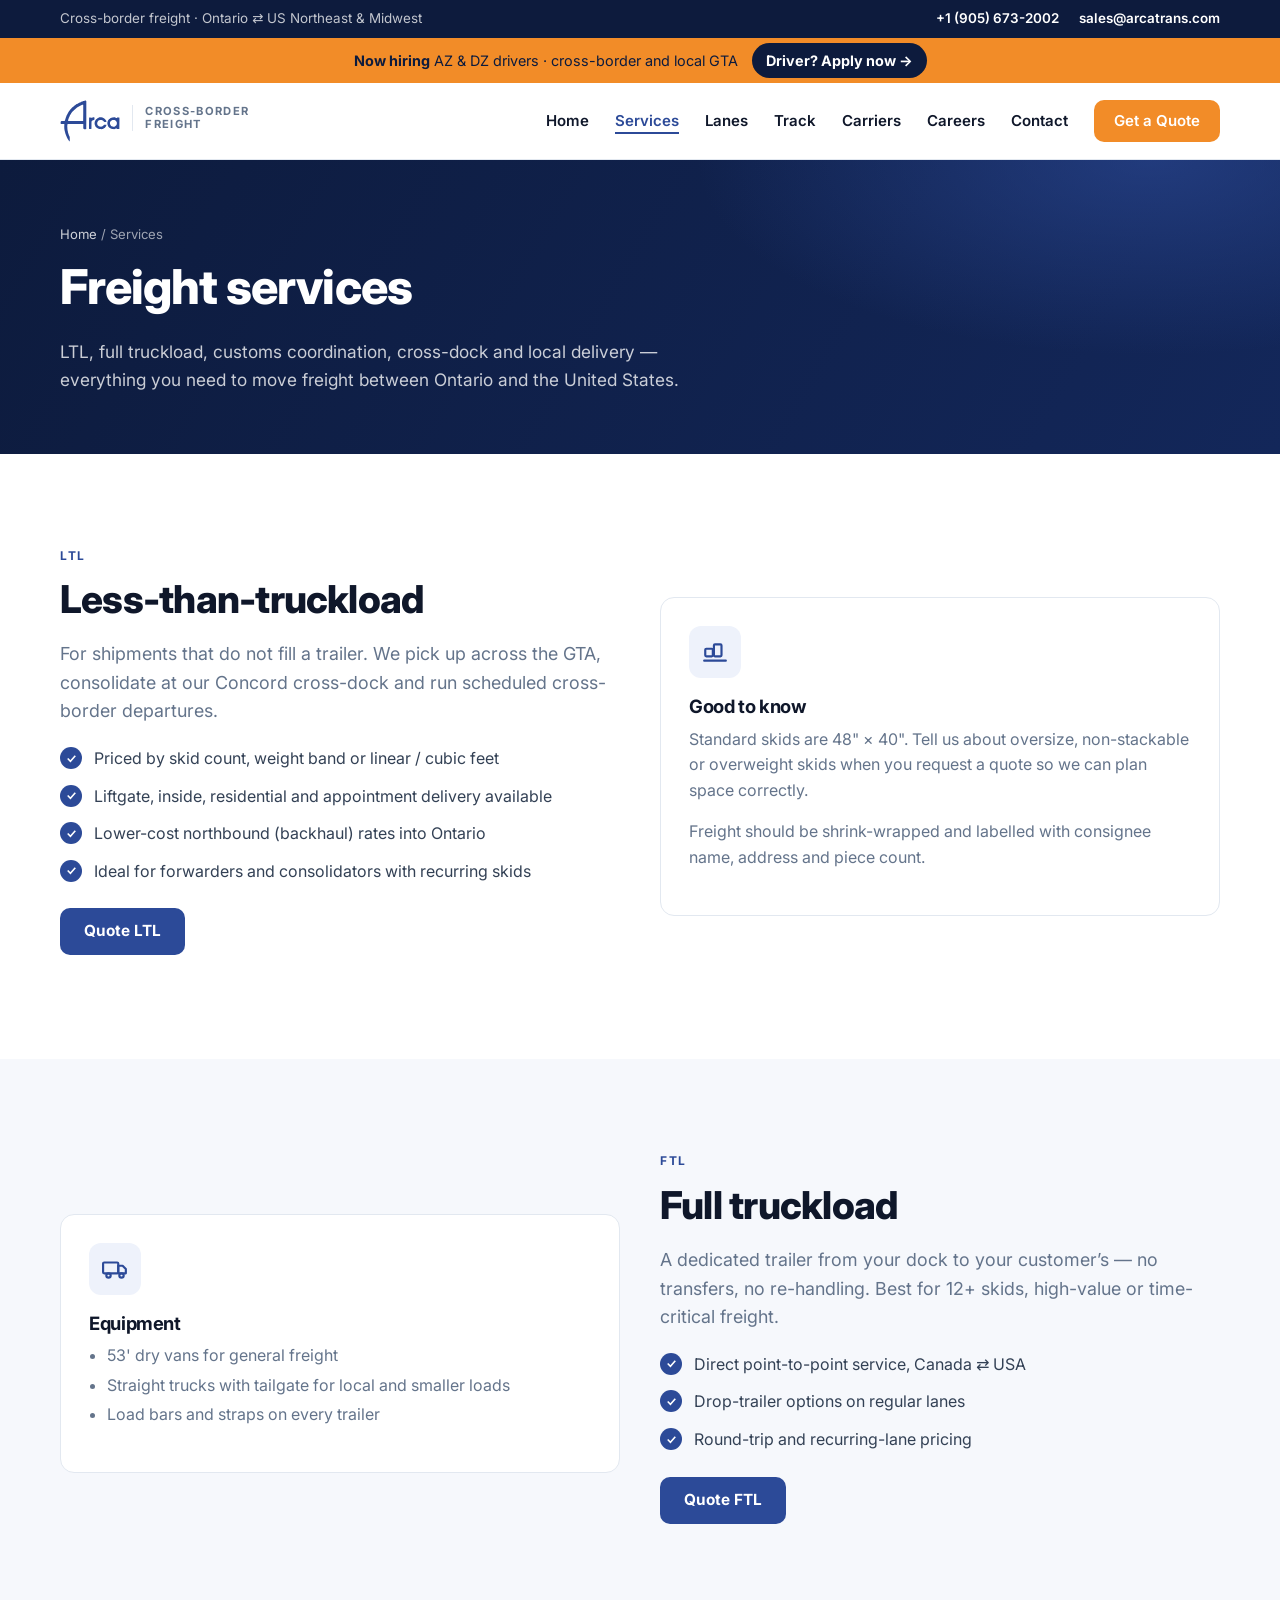
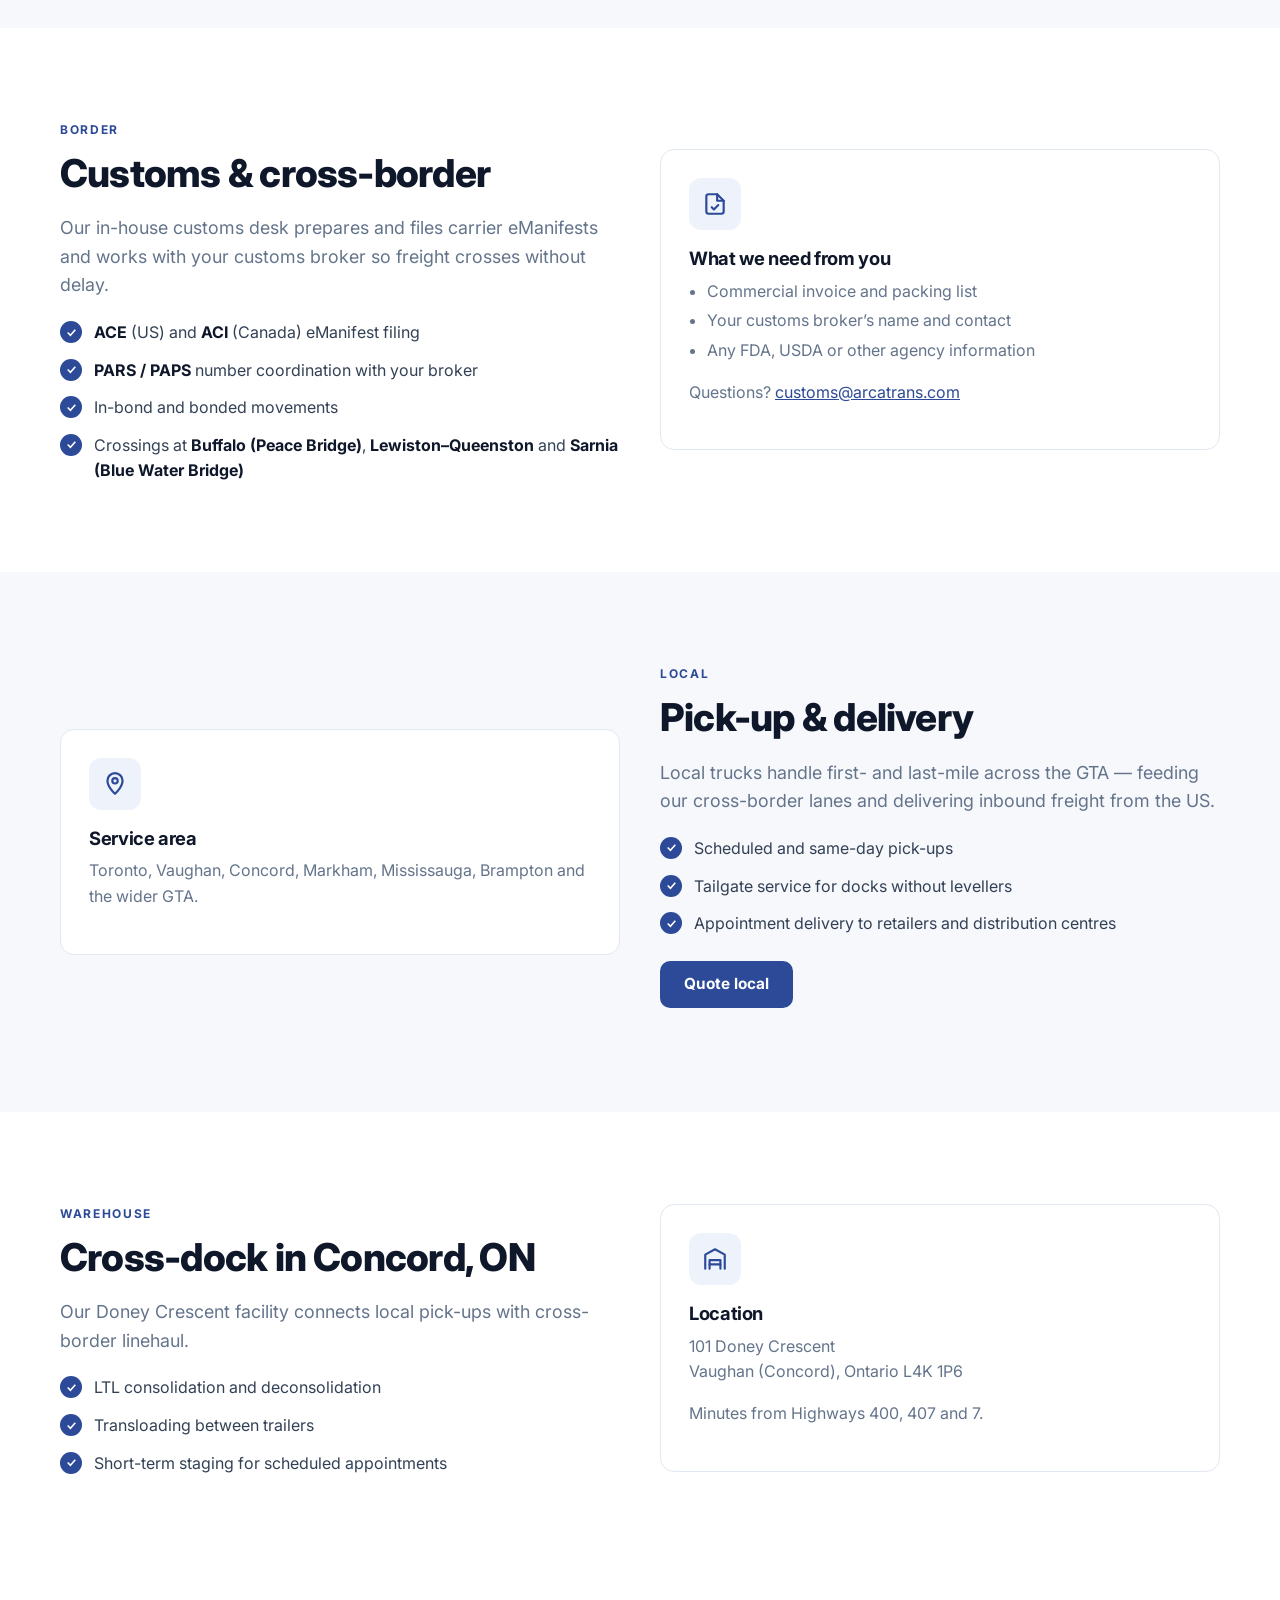
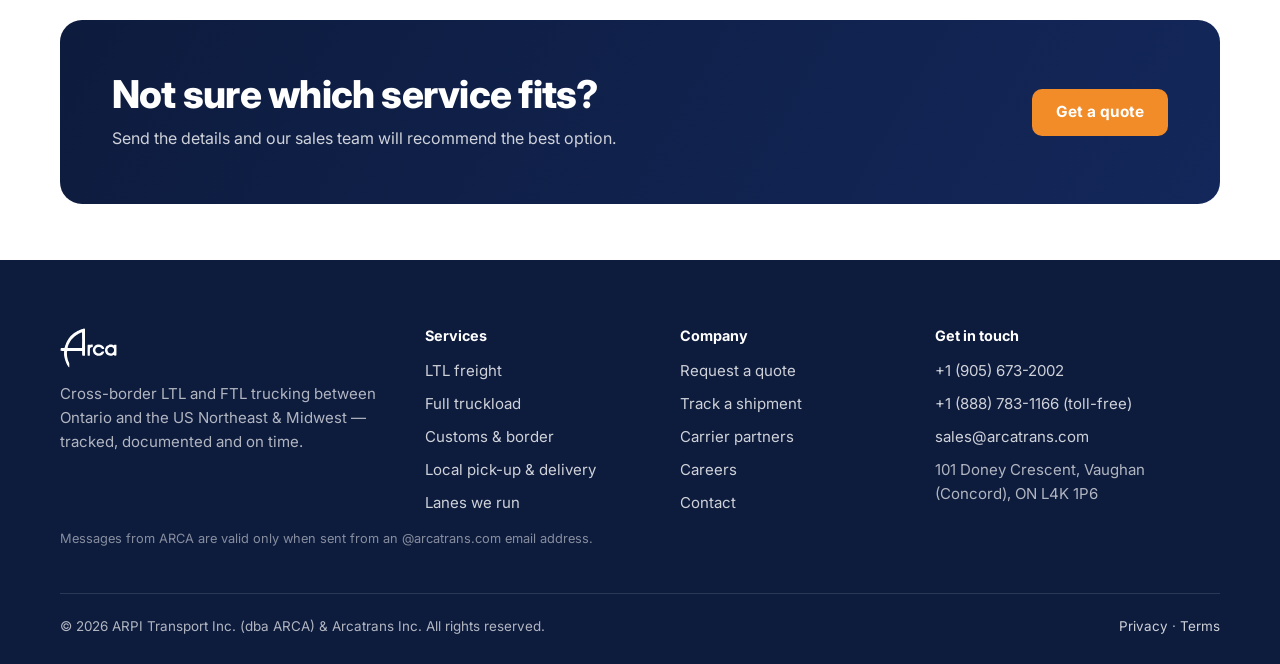
<file: services.html>
<!doctype html>
<html lang="en" class="no-js">
<head><meta charset="utf-8">

<meta name="viewport" content="width=device-width, initial-scale=1">
<title>Freight Services — LTL, FTL, Customs & Cross-dock | ARCA</title>
<meta name="description" content="LTL and full truckload trucking, ACE/ACI eManifests, cross-dock in Concord ON and GTA pick-up and delivery.">
<link rel="canonical" href="https://arcatrans.com/services.html">
<meta name="theme-color" content="#0D1B3D">
<meta property="og:type" content="website">
<meta property="og:site_name" content="ARCA">
<meta property="og:title" content="Freight Services — LTL, FTL, Customs & Cross-dock | ARCA">
<meta property="og:description" content="LTL and full truckload trucking, ACE/ACI eManifests, cross-dock in Concord ON and GTA pick-up and delivery.">
<meta property="og:url" content="https://arcatrans.com/services.html">
<meta property="og:image" content="https://arcatrans.com/assets/og-image.png">
<link rel="icon" href="assets/favicon.svg" type="image/svg+xml">
<link rel="icon" href="assets/favicon-32.png" sizes="32x32" type="image/png">
<link rel="apple-touch-icon" href="assets/apple-touch-icon.png">
<link rel="preconnect" href="https://fonts.googleapis.com">
<link rel="preconnect" href="https://fonts.gstatic.com" crossorigin>
<link href="https://fonts.googleapis.com/css2?family=Inter:wght@400;500;600;700;800&display=swap" rel="stylesheet">
<link rel="stylesheet" href="assets/styles.css">
<script type="application/ld+json">{"@context": "https://schema.org", "@type": "LocalBusiness", "name": "ARCA", "legalName": "ARPI Transport Inc.", "url": "https://arcatrans.com", "logo": "https://arcatrans.com/assets/arca-logo.png", "telephone": "+1-905-673-2002", "faxNumber": "+1-888-789-1504", "email": "sales@arcatrans.com", "address": {"@type": "PostalAddress", "streetAddress": "101 Doney Crescent", "addressLocality": "Vaughan", "addressRegion": "ON", "postalCode": "L4K 1P6", "addressCountry": "CA"}, "areaServed": ["Ontario", "New York", "New Jersey", "Pennsylvania", "Massachusetts", "Connecticut", "Maine", "Maryland", "Virginia", "New Hampshire", "Wisconsin", "Illinois"], "description": "Cross-border LTL and FTL trucking between Ontario and the US Northeast and Midwest."}</script>
</head>
<body>
<a class="skip" href="#main">Skip to content</a>
<div class="topbar"><div class="container">
  <span class="tb-hide">Cross-border freight · Ontario ⇄ US Northeast &amp; Midwest</span>
  <span class="tb-links"><a href="tel:+19056732002">+1 (905) 673-2002</a><a href="mailto:sales@arcatrans.com">sales@arcatrans.com</a></span>
</div></div>
<header class="header"><div class="hiring-bar"><div class="container"><span><strong>Now hiring</strong> AZ &amp; DZ drivers<span class="hb-hide"> · cross-border and local GTA</span></span><a class="hb-btn" href="https://script.google.com/a/macros/arcatrans.com/s/AKfycbzYi-0b8ZKOV9bcrTQONpXsOysY6obkVzF6EHvyRY8c6QRkuGOx3X_sLsiF-CVQxyQD/exec" target="_blank" rel="noopener">Driver? Apply now →</a></div></div><div class="container nav">
  <a href="index.html" class="brand" aria-label="ARCA home"><img src="assets/arca-logo.svg" alt="ARCA" width="68" height="47"><span class="tag">Cross-border<br>freight</span></a>
  <button class="menu-toggle" aria-label="Menu" aria-expanded="false" aria-controls="nav-links"><span></span><span></span><span></span></button>
  <ul class="nav-links" id="nav-links"><li><a href="index.html">Home</a></li><li><a href="services.html" aria-current="page">Services</a></li><li><a href="lanes.html">Lanes</a></li><li><a href="track.html">Track</a></li><li><a href="carriers.html">Carriers</a></li><li><a href="careers.html">Careers</a></li><li><a href="contact.html">Contact</a></li><li><a href="quote.html" class="btn btn-primary">Get a Quote</a></li></ul>
</div></header>
<main id="main">
<section class="page-hero"><div class="container">
  <div class="crumbs"><a href="index.html">Home</a> / Services</div>
  <h1>Freight services</h1><p>LTL, full truckload, customs coordination, cross-dock and local delivery — everything you need to move freight between Ontario and the United States.</p>
</div></section>

<section class="section"><div class="container">
  <div class="grid-2" id="ltl">
    <div class="reveal"><span class="eyebrow">LTL</span><h2>Less-than-truckload</h2>
      <p class="lead">For shipments that do not fill a trailer. We pick up across the GTA, consolidate at our Concord cross-dock and run scheduled cross-border departures.</p>
      <ul class="checks"><li><span>Priced by skid count, weight band or linear / cubic feet</span></li><li><span>Liftgate, inside, residential and appointment delivery available</span></li><li><span>Lower-cost northbound (backhaul) rates into Ontario</span></li><li><span>Ideal for forwarders and consolidators with recurring skids</span></li></ul>
      <p style="margin-top:24px"><a class="btn btn-brand" href="quote.html?service=LTL">Quote LTL</a></p></div>
    <div class="card reveal"><div class="icon"><svg viewBox="0 0 24 24" fill="none" stroke="currentColor" stroke-width="2" stroke-linecap="round" stroke-linejoin="round"><rect x="3" y="9" width="7" height="7" rx="1"/><rect x="11" y="5" width="7" height="11" rx="1"/><path d="M2 20h20"/></svg></div><h3>Good to know</h3><p>Standard skids are 48" × 40". Tell us about oversize, non-stackable or overweight skids when you request a quote so we can plan space correctly.</p>
      <p>Freight should be shrink-wrapped and labelled with consignee name, address and piece count.</p></div>
  </div>
</div></section>
<section class="section soft" id="ftl"><div class="container grid-2">
  <div class="card reveal"><div class="icon"><svg viewBox="0 0 24 24" fill="none" stroke="currentColor" stroke-width="2" stroke-linecap="round" stroke-linejoin="round"><rect x="1" y="6" width="14" height="10" rx="1"/><path d="M15 9h4l3 3v4h-7z"/><circle cx="6" cy="18" r="2"/><circle cx="18" cy="18" r="2"/></svg></div><h3>Equipment</h3><ul><li>53' dry vans for general freight</li><li>Straight trucks with tailgate for local and smaller loads</li><li>Load bars and straps on every trailer</li></ul></div>
  <div class="reveal"><span class="eyebrow">FTL</span><h2>Full truckload</h2>
    <p class="lead">A dedicated trailer from your dock to your customer’s — no transfers, no re-handling. Best for 12+ skids, high-value or time-critical freight.</p>
    <ul class="checks"><li><span>Direct point-to-point service, Canada ⇄ USA</span></li><li><span>Drop-trailer options on regular lanes</span></li><li><span>Round-trip and recurring-lane pricing</span></li></ul>
    <p style="margin-top:24px"><a class="btn btn-brand" href="quote.html?service=FTL">Quote FTL</a></p></div>
</div></section>
<section class="section" id="customs"><div class="container grid-2">
  <div class="reveal"><span class="eyebrow">Border</span><h2>Customs &amp; cross-border</h2>
    <p class="lead">Our in-house customs desk prepares and files carrier eManifests and works with your customs broker so freight crosses without delay.</p>
    <ul class="checks"><li><span><strong>ACE</strong> (US) and <strong>ACI</strong> (Canada) eManifest filing</span></li><li><span><strong>PARS / PAPS</strong> number coordination with your broker</span></li><li><span>In-bond and bonded movements</span></li><li><span>Crossings at <strong>Buffalo (Peace Bridge)</strong>, <strong>Lewiston–Queenston</strong> and <strong>Sarnia (Blue Water Bridge)</strong></span></li></ul></div>
  <div class="card reveal"><div class="icon"><svg viewBox="0 0 24 24" fill="none" stroke="currentColor" stroke-width="2" stroke-linecap="round" stroke-linejoin="round"><path d="M14 3H6a2 2 0 0 0-2 2v14a2 2 0 0 0 2 2h12a2 2 0 0 0 2-2V9z"/><path d="M14 3v6h6"/><path d="m9 15 2 2 4-4"/></svg></div><h3>What we need from you</h3><ul><li>Commercial invoice and packing list</li><li>Your customs broker’s name and contact</li><li>Any FDA, USDA or other agency information</li></ul><p>Questions? <a href="mailto:customs@arcatrans.com">customs@arcatrans.com</a></p></div>
</div></section>
<section class="section soft" id="local"><div class="container grid-2">
  <div class="card reveal"><div class="icon"><svg viewBox="0 0 24 24" fill="none" stroke="currentColor" stroke-width="2" stroke-linecap="round" stroke-linejoin="round"><path d="M12 21s-7-6.2-7-12a7 7 0 0 1 14 0c0 5.8-7 12-7 12z"/><circle cx="12" cy="9" r="2.5"/></svg></div><h3>Service area</h3><p>Toronto, Vaughan, Concord, Markham, Mississauga, Brampton and the wider GTA.</p></div>
  <div class="reveal"><span class="eyebrow">Local</span><h2>Pick-up &amp; delivery</h2>
    <p class="lead">Local trucks handle first- and last-mile across the GTA — feeding our cross-border lanes and delivering inbound freight from the US.</p>
    <ul class="checks"><li><span>Scheduled and same-day pick-ups</span></li><li><span>Tailgate service for docks without levellers</span></li><li><span>Appointment delivery to retailers and distribution centres</span></li></ul>
    <p style="margin-top:24px"><a class="btn btn-brand" href="quote.html?service=Local">Quote local</a></p></div>
</div></section>
<section class="section" id="crossdock"><div class="container grid-2">
  <div class="reveal"><span class="eyebrow">Warehouse</span><h2>Cross-dock in Concord, ON</h2>
    <p class="lead">Our Doney Crescent facility connects local pick-ups with cross-border linehaul.</p>
    <ul class="checks"><li><span>LTL consolidation and deconsolidation</span></li><li><span>Transloading between trailers</span></li><li><span>Short-term staging for scheduled appointments</span></li></ul></div>
  <div class="card reveal"><div class="icon"><svg viewBox="0 0 24 24" fill="none" stroke="currentColor" stroke-width="2" stroke-linecap="round" stroke-linejoin="round"><path d="M3 21V8l9-5 9 5v13"/><path d="M7 21v-8h10v8"/><path d="M7 17h10"/></svg></div><h3>Location</h3><p>101 Doney Crescent<br>Vaughan (Concord), Ontario L4K 1P6</p><p>Minutes from Highways 400, 407 and 7.</p></div>
</div></section>
<section class="section tight"><div class="container"><div class="band reveal">
  <div><h2>Not sure which service fits?</h2><p style="margin:0">Send the details and our sales team will recommend the best option.</p></div>
  <div class="actions"><a href="quote.html" class="btn btn-primary">Get a quote</a></div></div></div></section>
</main>
<footer class="footer"><div class="container">
  <div class="footer-grid">
    <div>
      <a href="index.html" class="brand"><img src="assets/arca-logo-white.svg" alt="ARCA" width="58" height="40"></a>
      <p>Cross-border LTL and FTL trucking between Ontario and the US Northeast &amp; Midwest — tracked, documented and on time.</p>
    </div>
    <div><h4>Services</h4><ul>
      <li><a href="services.html#ltl">LTL freight</a></li><li><a href="services.html#ftl">Full truckload</a></li>
      <li><a href="services.html#customs">Customs &amp; border</a></li><li><a href="services.html#local">Local pick-up &amp; delivery</a></li>
      <li><a href="lanes.html">Lanes we run</a></li></ul></div>
    <div><h4>Company</h4><ul>
      <li><a href="quote.html">Request a quote</a></li><li><a href="track.html">Track a shipment</a></li>
      <li><a href="carriers.html">Carrier partners</a></li><li><a href="careers.html">Careers</a></li><li><a href="contact.html">Contact</a></li></ul></div>
    <div><h4>Get in touch</h4><ul>
      <li><a href="tel:+19056732002">+1 (905) 673-2002</a></li><li><a href="tel:+18887831166">+1 (888) 783-1166 (toll-free)</a></li>
      <li><a href="mailto:sales@arcatrans.com">sales@arcatrans.com</a></li>
      <li>101 Doney Crescent, Vaughan (Concord), ON L4K 1P6</li></ul></div>
  </div>
  <p class="notice">Messages from ARCA are valid only when sent from an @arcatrans.com email address.</p>
  <div class="footer-bottom">
    <span>© <span data-year>2026</span> ARPI Transport Inc. (dba ARCA) &amp; Arcatrans Inc. All rights reserved.</span>
    <span><a href="privacy.html">Privacy</a> · <a href="terms.html">Terms</a></span>
  </div>
</div></footer>
<script src="assets/main.js" defer></script>
</body></html>
</file>
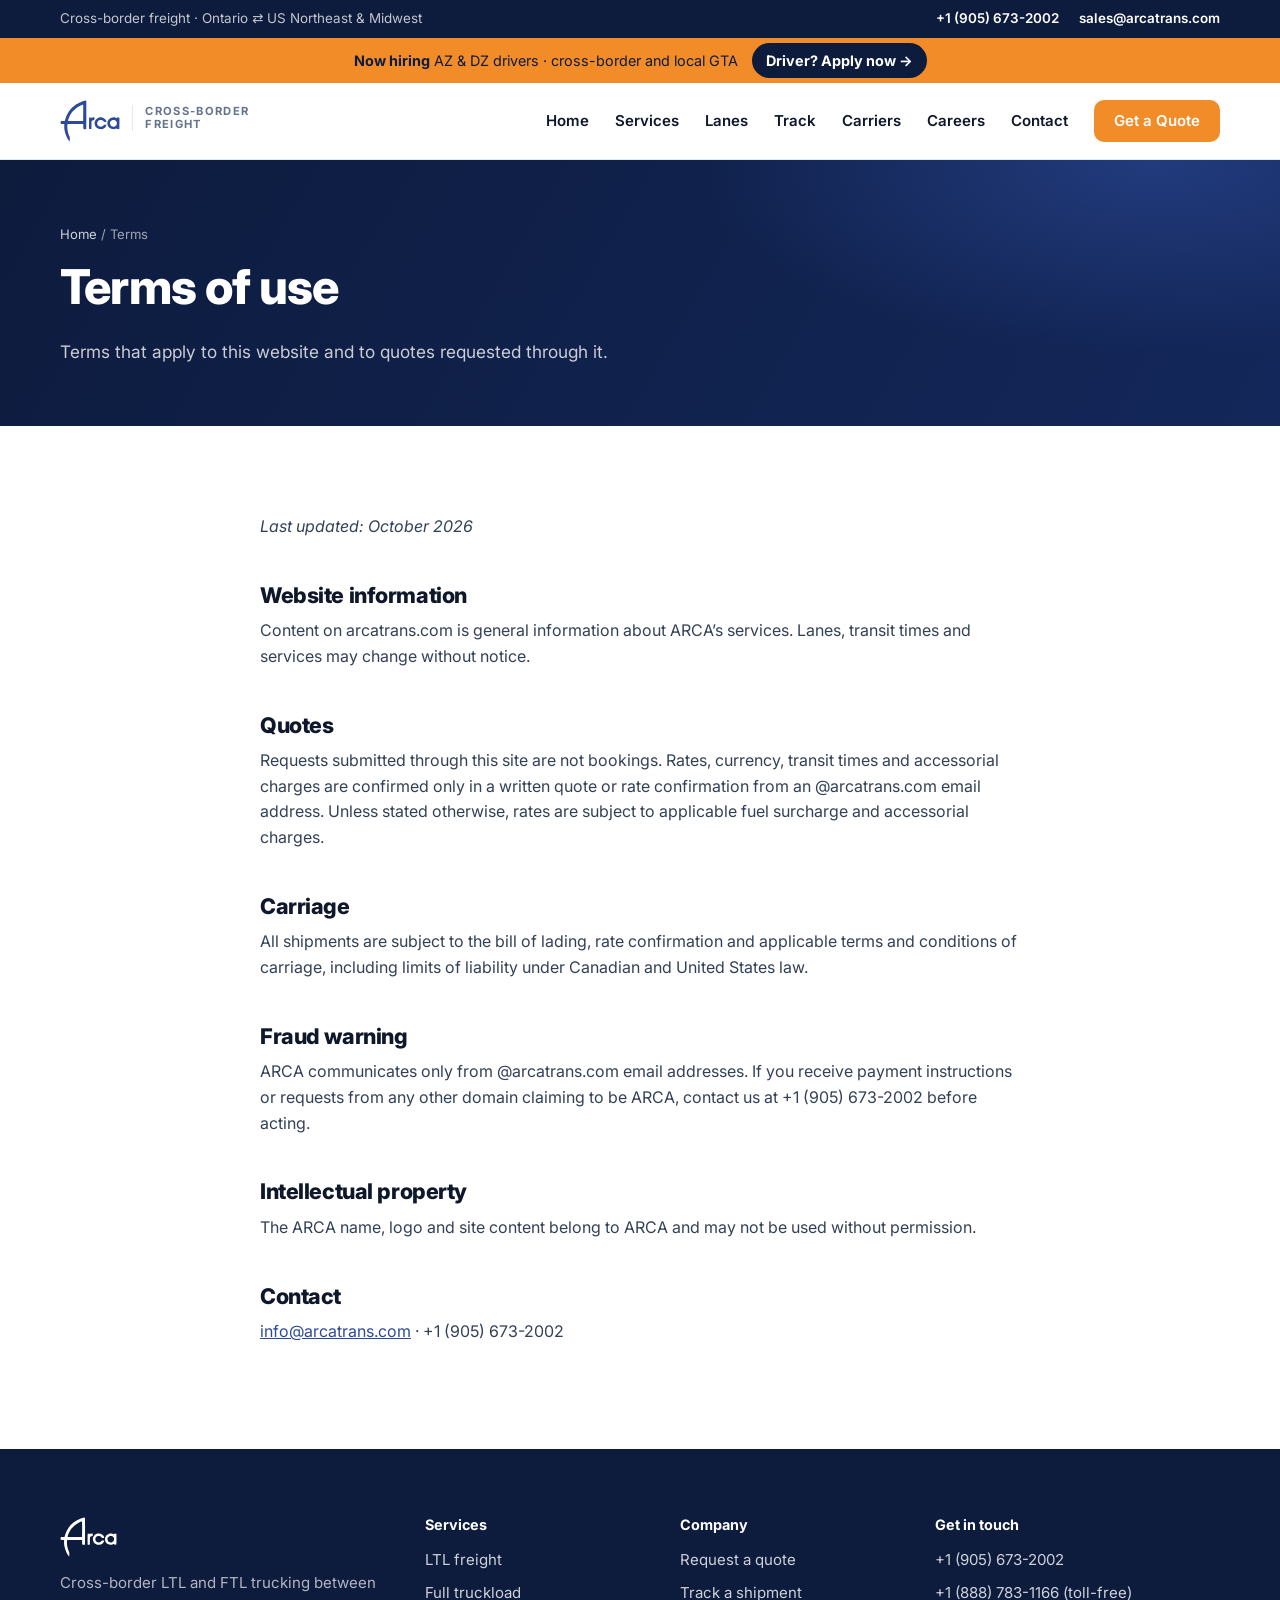
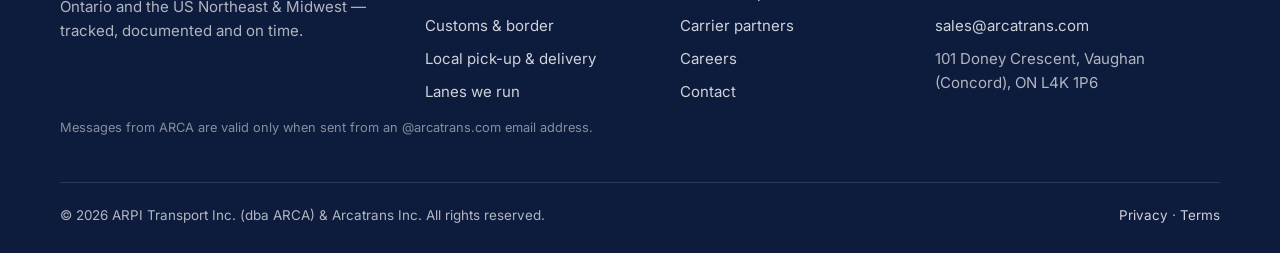
<file: terms.html>
<!doctype html>
<html lang="en" class="no-js">
<head><meta charset="utf-8">

<meta name="viewport" content="width=device-width, initial-scale=1">
<title>Terms of Use | ARCA</title>
<meta name="description" content="Terms of use for arcatrans.com and quotes requested through it.">
<link rel="canonical" href="https://arcatrans.com/terms.html">
<meta name="theme-color" content="#0D1B3D">
<meta property="og:type" content="website">
<meta property="og:site_name" content="ARCA">
<meta property="og:title" content="Terms of Use | ARCA">
<meta property="og:description" content="Terms of use for arcatrans.com and quotes requested through it.">
<meta property="og:url" content="https://arcatrans.com/terms.html">
<meta property="og:image" content="https://arcatrans.com/assets/og-image.png">
<link rel="icon" href="assets/favicon.svg" type="image/svg+xml">
<link rel="icon" href="assets/favicon-32.png" sizes="32x32" type="image/png">
<link rel="apple-touch-icon" href="assets/apple-touch-icon.png">
<link rel="preconnect" href="https://fonts.googleapis.com">
<link rel="preconnect" href="https://fonts.gstatic.com" crossorigin>
<link href="https://fonts.googleapis.com/css2?family=Inter:wght@400;500;600;700;800&display=swap" rel="stylesheet">
<link rel="stylesheet" href="assets/styles.css">
<script type="application/ld+json">{"@context": "https://schema.org", "@type": "LocalBusiness", "name": "ARCA", "legalName": "ARPI Transport Inc.", "url": "https://arcatrans.com", "logo": "https://arcatrans.com/assets/arca-logo.png", "telephone": "+1-905-673-2002", "faxNumber": "+1-888-789-1504", "email": "sales@arcatrans.com", "address": {"@type": "PostalAddress", "streetAddress": "101 Doney Crescent", "addressLocality": "Vaughan", "addressRegion": "ON", "postalCode": "L4K 1P6", "addressCountry": "CA"}, "areaServed": ["Ontario", "New York", "New Jersey", "Pennsylvania", "Massachusetts", "Connecticut", "Maine", "Maryland", "Virginia", "New Hampshire", "Wisconsin", "Illinois"], "description": "Cross-border LTL and FTL trucking between Ontario and the US Northeast and Midwest."}</script>
</head>
<body>
<a class="skip" href="#main">Skip to content</a>
<div class="topbar"><div class="container">
  <span class="tb-hide">Cross-border freight · Ontario ⇄ US Northeast &amp; Midwest</span>
  <span class="tb-links"><a href="tel:+19056732002">+1 (905) 673-2002</a><a href="mailto:sales@arcatrans.com">sales@arcatrans.com</a></span>
</div></div>
<header class="header"><div class="hiring-bar"><div class="container"><span><strong>Now hiring</strong> AZ &amp; DZ drivers<span class="hb-hide"> · cross-border and local GTA</span></span><a class="hb-btn" href="https://script.google.com/a/macros/arcatrans.com/s/AKfycbzYi-0b8ZKOV9bcrTQONpXsOysY6obkVzF6EHvyRY8c6QRkuGOx3X_sLsiF-CVQxyQD/exec" target="_blank" rel="noopener">Driver? Apply now →</a></div></div><div class="container nav">
  <a href="index.html" class="brand" aria-label="ARCA home"><img src="assets/arca-logo.svg" alt="ARCA" width="68" height="47"><span class="tag">Cross-border<br>freight</span></a>
  <button class="menu-toggle" aria-label="Menu" aria-expanded="false" aria-controls="nav-links"><span></span><span></span><span></span></button>
  <ul class="nav-links" id="nav-links"><li><a href="index.html">Home</a></li><li><a href="services.html">Services</a></li><li><a href="lanes.html">Lanes</a></li><li><a href="track.html">Track</a></li><li><a href="carriers.html">Carriers</a></li><li><a href="careers.html">Careers</a></li><li><a href="contact.html">Contact</a></li><li><a href="quote.html" class="btn btn-primary">Get a Quote</a></li></ul>
</div></header>
<main id="main">
<section class="page-hero"><div class="container">
  <div class="crumbs"><a href="index.html">Home</a> / Terms</div>
  <h1>Terms of use</h1><p>Terms that apply to this website and to quotes requested through it.</p>
</div></section>

<section class="section"><div class="container prose">
<p><em>Last updated: October 2026</em></p>
<h2>Website information</h2><p>Content on arcatrans.com is general information about ARCA’s services. Lanes, transit times and services may change without notice.</p>
<h2>Quotes</h2><p>Requests submitted through this site are not bookings. Rates, currency, transit times and accessorial charges are confirmed only in a written quote or rate confirmation from an @arcatrans.com email address. Unless stated otherwise, rates are subject to applicable fuel surcharge and accessorial charges.</p>
<h2>Carriage</h2><p>All shipments are subject to the bill of lading, rate confirmation and applicable terms and conditions of carriage, including limits of liability under Canadian and United States law.</p>
<h2>Fraud warning</h2><p>ARCA communicates only from @arcatrans.com email addresses. If you receive payment instructions or requests from any other domain claiming to be ARCA, contact us at +1 (905) 673-2002 before acting.</p>
<h2>Intellectual property</h2><p>The ARCA name, logo and site content belong to ARCA and may not be used without permission.</p>
<h2>Contact</h2><p><a href="mailto:info@arcatrans.com">info@arcatrans.com</a> · +1 (905) 673-2002</p>
</div></section>
</main>
<footer class="footer"><div class="container">
  <div class="footer-grid">
    <div>
      <a href="index.html" class="brand"><img src="assets/arca-logo-white.svg" alt="ARCA" width="58" height="40"></a>
      <p>Cross-border LTL and FTL trucking between Ontario and the US Northeast &amp; Midwest — tracked, documented and on time.</p>
    </div>
    <div><h4>Services</h4><ul>
      <li><a href="services.html#ltl">LTL freight</a></li><li><a href="services.html#ftl">Full truckload</a></li>
      <li><a href="services.html#customs">Customs &amp; border</a></li><li><a href="services.html#local">Local pick-up &amp; delivery</a></li>
      <li><a href="lanes.html">Lanes we run</a></li></ul></div>
    <div><h4>Company</h4><ul>
      <li><a href="quote.html">Request a quote</a></li><li><a href="track.html">Track a shipment</a></li>
      <li><a href="carriers.html">Carrier partners</a></li><li><a href="careers.html">Careers</a></li><li><a href="contact.html">Contact</a></li></ul></div>
    <div><h4>Get in touch</h4><ul>
      <li><a href="tel:+19056732002">+1 (905) 673-2002</a></li><li><a href="tel:+18887831166">+1 (888) 783-1166 (toll-free)</a></li>
      <li><a href="mailto:sales@arcatrans.com">sales@arcatrans.com</a></li>
      <li>101 Doney Crescent, Vaughan (Concord), ON L4K 1P6</li></ul></div>
  </div>
  <p class="notice">Messages from ARCA are valid only when sent from an @arcatrans.com email address.</p>
  <div class="footer-bottom">
    <span>© <span data-year>2026</span> ARPI Transport Inc. (dba ARCA) &amp; Arcatrans Inc. All rights reserved.</span>
    <span><a href="privacy.html">Privacy</a> · <a href="terms.html">Terms</a></span>
  </div>
</div></footer>
<script src="assets/main.js" defer></script>
</body></html>
</file>
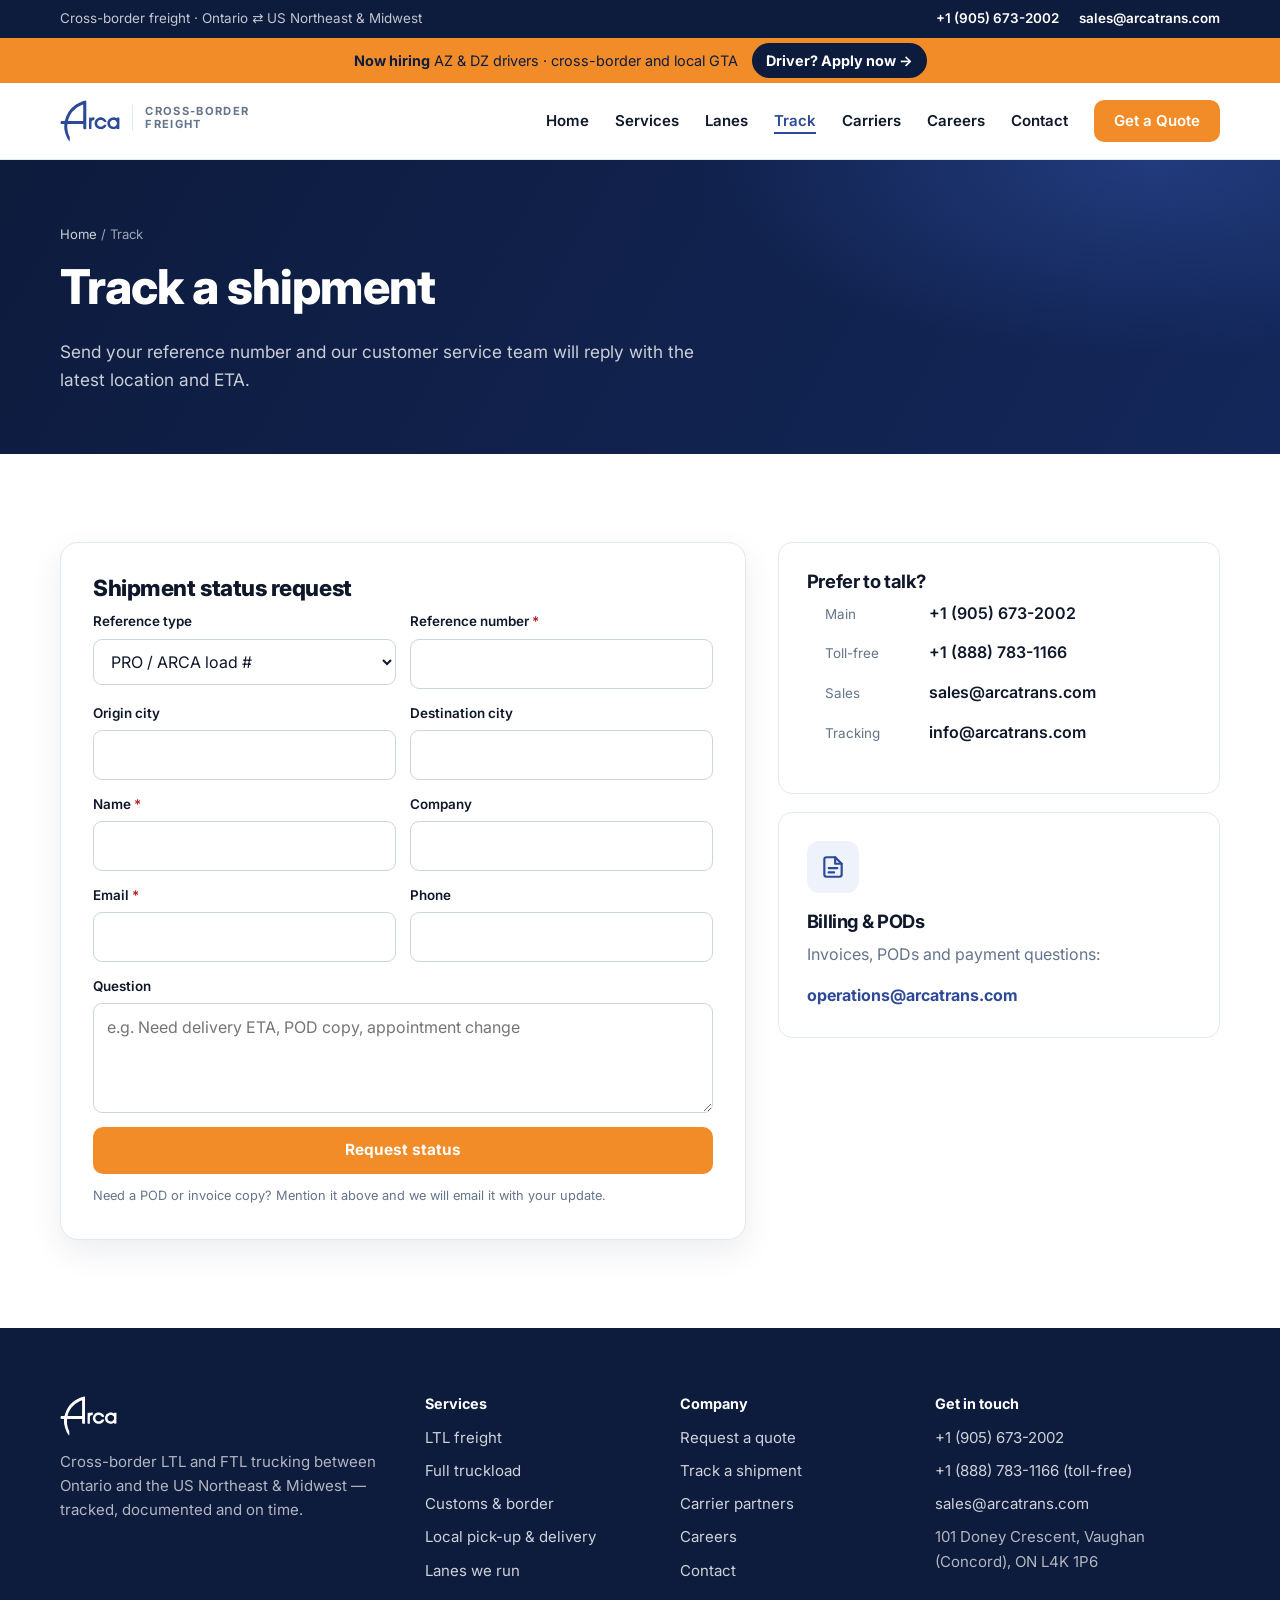
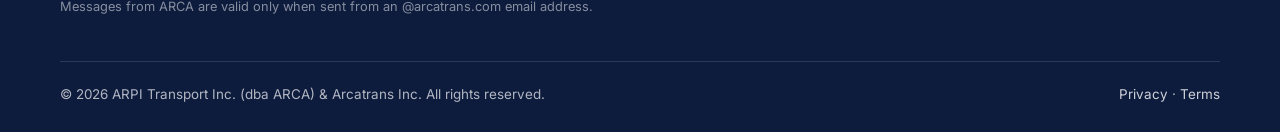
<file: track.html>
<!doctype html>
<html lang="en" class="no-js">
<head><meta charset="utf-8">

<meta name="viewport" content="width=device-width, initial-scale=1">
<title>Track a Shipment | ARCA</title>
<meta name="description" content="Request the status and ETA of your ARCA shipment by PRO, BOL or PO number.">
<link rel="canonical" href="https://arcatrans.com/track.html">
<meta name="theme-color" content="#0D1B3D">
<meta property="og:type" content="website">
<meta property="og:site_name" content="ARCA">
<meta property="og:title" content="Track a Shipment | ARCA">
<meta property="og:description" content="Request the status and ETA of your ARCA shipment by PRO, BOL or PO number.">
<meta property="og:url" content="https://arcatrans.com/track.html">
<meta property="og:image" content="https://arcatrans.com/assets/og-image.png">
<link rel="icon" href="assets/favicon.svg" type="image/svg+xml">
<link rel="icon" href="assets/favicon-32.png" sizes="32x32" type="image/png">
<link rel="apple-touch-icon" href="assets/apple-touch-icon.png">
<link rel="preconnect" href="https://fonts.googleapis.com">
<link rel="preconnect" href="https://fonts.gstatic.com" crossorigin>
<link href="https://fonts.googleapis.com/css2?family=Inter:wght@400;500;600;700;800&display=swap" rel="stylesheet">
<link rel="stylesheet" href="assets/styles.css">
<script type="application/ld+json">{"@context": "https://schema.org", "@type": "LocalBusiness", "name": "ARCA", "legalName": "ARPI Transport Inc.", "url": "https://arcatrans.com", "logo": "https://arcatrans.com/assets/arca-logo.png", "telephone": "+1-905-673-2002", "faxNumber": "+1-888-789-1504", "email": "sales@arcatrans.com", "address": {"@type": "PostalAddress", "streetAddress": "101 Doney Crescent", "addressLocality": "Vaughan", "addressRegion": "ON", "postalCode": "L4K 1P6", "addressCountry": "CA"}, "areaServed": ["Ontario", "New York", "New Jersey", "Pennsylvania", "Massachusetts", "Connecticut", "Maine", "Maryland", "Virginia", "New Hampshire", "Wisconsin", "Illinois"], "description": "Cross-border LTL and FTL trucking between Ontario and the US Northeast and Midwest."}</script>
</head>
<body>
<a class="skip" href="#main">Skip to content</a>
<div class="topbar"><div class="container">
  <span class="tb-hide">Cross-border freight · Ontario ⇄ US Northeast &amp; Midwest</span>
  <span class="tb-links"><a href="tel:+19056732002">+1 (905) 673-2002</a><a href="mailto:sales@arcatrans.com">sales@arcatrans.com</a></span>
</div></div>
<header class="header"><div class="hiring-bar"><div class="container"><span><strong>Now hiring</strong> AZ &amp; DZ drivers<span class="hb-hide"> · cross-border and local GTA</span></span><a class="hb-btn" href="https://script.google.com/a/macros/arcatrans.com/s/AKfycbzYi-0b8ZKOV9bcrTQONpXsOysY6obkVzF6EHvyRY8c6QRkuGOx3X_sLsiF-CVQxyQD/exec" target="_blank" rel="noopener">Driver? Apply now →</a></div></div><div class="container nav">
  <a href="index.html" class="brand" aria-label="ARCA home"><img src="assets/arca-logo.svg" alt="ARCA" width="68" height="47"><span class="tag">Cross-border<br>freight</span></a>
  <button class="menu-toggle" aria-label="Menu" aria-expanded="false" aria-controls="nav-links"><span></span><span></span><span></span></button>
  <ul class="nav-links" id="nav-links"><li><a href="index.html">Home</a></li><li><a href="services.html">Services</a></li><li><a href="lanes.html">Lanes</a></li><li><a href="track.html" aria-current="page">Track</a></li><li><a href="carriers.html">Carriers</a></li><li><a href="careers.html">Careers</a></li><li><a href="contact.html">Contact</a></li><li><a href="quote.html" class="btn btn-primary">Get a Quote</a></li></ul>
</div></header>
<main id="main">
<section class="page-hero"><div class="container">
  <div class="crumbs"><a href="index.html">Home</a> / Track</div>
  <h1>Track a shipment</h1><p>Send your reference number and our customer service team will reply with the latest location and ETA.</p>
</div></section>

<section class="section"><div class="container layout-2">
<form class="form-card reveal" data-form="track" data-subject="Reference" data-success="Customer service will reply with the current status and ETA." novalidate>
  <h2>Shipment status request</h2>
  <div class="row">
    <div class="field"><label for="t-type">Reference type</label><select id="t-type" name="Reference type"><option>PRO / ARCA load #</option><option>BOL #</option><option>PO #</option><option>Customer reference</option></select></div>
    <div class="field"><label for="t-ref">Reference number <span class="req">*</span></label><input id="t-ref" name="Reference" required></div>
  </div>
  <div class="row">
    <div class="field"><label for="t-from">Origin city</label><input id="t-from" name="Origin"></div>
    <div class="field"><label for="t-to">Destination city</label><input id="t-to" name="Destination"></div>
  </div>
  <div class="row">
    <div class="field"><label for="t-name">Name <span class="req">*</span></label><input id="t-name" name="Name" required autocomplete="name"></div>
    <div class="field"><label for="t-co">Company</label><input id="t-co" name="Company" autocomplete="organization"></div>
  </div>
  <div class="row">
    <div class="field"><label for="t-email">Email <span class="req">*</span></label><input id="t-email" name="Email" type="email" required autocomplete="email"></div>
    <div class="field"><label for="t-phone">Phone</label><input id="t-phone" name="Phone" type="tel" autocomplete="tel"></div>
  </div>
  <div class="field"><label for="t-msg">Question</label><textarea id="t-msg" name="Message" placeholder="e.g. Need delivery ETA, POD copy, appointment change"></textarea></div>
  <input type="text" name="_honey" class="hp" tabindex="-1" autocomplete="off" aria-hidden="true">
<button type="submit" class="btn btn-primary btn-block">Request status</button>
<div class="form-status" role="alert" aria-live="polite"></div>
<p class="form-note">Need a POD or invoice copy? Mention it above and we will email it with your update.</p>
</form>
<aside class="aside">
  <div class="card"><h3>Prefer to talk?</h3>
    <ul class="contact-list">
      <li><span>Main</span><a href="tel:+19056732002">+1 (905) 673-2002</a></li>
      <li><span>Toll-free</span><a href="tel:+18887831166">+1 (888) 783-1166</a></li>
      <li><span>Sales</span><a href="mailto:sales@arcatrans.com">sales@arcatrans.com</a></li>
      <li><span>Tracking</span><a href="mailto:info@arcatrans.com">info@arcatrans.com</a></li>
    </ul></div><div class="card"><div class="icon"><svg viewBox="0 0 24 24" fill="none" stroke="currentColor" stroke-width="2" stroke-linecap="round" stroke-linejoin="round"><path d="M14 3H6a2 2 0 0 0-2 2v14a2 2 0 0 0 2 2h12a2 2 0 0 0 2-2V9z"/><path d="M14 3v6h6M8 13h8M8 17h5"/></svg></div><h3>Billing &amp; PODs</h3><p>Invoices, PODs and payment questions:</p><a href="mailto:operations@arcatrans.com" style="font-weight:700;text-decoration:none">operations@arcatrans.com</a></div>
</aside>
</div></section>
</main>
<footer class="footer"><div class="container">
  <div class="footer-grid">
    <div>
      <a href="index.html" class="brand"><img src="assets/arca-logo-white.svg" alt="ARCA" width="58" height="40"></a>
      <p>Cross-border LTL and FTL trucking between Ontario and the US Northeast &amp; Midwest — tracked, documented and on time.</p>
    </div>
    <div><h4>Services</h4><ul>
      <li><a href="services.html#ltl">LTL freight</a></li><li><a href="services.html#ftl">Full truckload</a></li>
      <li><a href="services.html#customs">Customs &amp; border</a></li><li><a href="services.html#local">Local pick-up &amp; delivery</a></li>
      <li><a href="lanes.html">Lanes we run</a></li></ul></div>
    <div><h4>Company</h4><ul>
      <li><a href="quote.html">Request a quote</a></li><li><a href="track.html">Track a shipment</a></li>
      <li><a href="carriers.html">Carrier partners</a></li><li><a href="careers.html">Careers</a></li><li><a href="contact.html">Contact</a></li></ul></div>
    <div><h4>Get in touch</h4><ul>
      <li><a href="tel:+19056732002">+1 (905) 673-2002</a></li><li><a href="tel:+18887831166">+1 (888) 783-1166 (toll-free)</a></li>
      <li><a href="mailto:sales@arcatrans.com">sales@arcatrans.com</a></li>
      <li>101 Doney Crescent, Vaughan (Concord), ON L4K 1P6</li></ul></div>
  </div>
  <p class="notice">Messages from ARCA are valid only when sent from an @arcatrans.com email address.</p>
  <div class="footer-bottom">
    <span>© <span data-year>2026</span> ARPI Transport Inc. (dba ARCA) &amp; Arcatrans Inc. All rights reserved.</span>
    <span><a href="privacy.html">Privacy</a> · <a href="terms.html">Terms</a></span>
  </div>
</div></footer>
<script src="assets/main.js" defer></script>
</body></html>
</file>
<file: assets/styles.css>
/* ARCA — arcatrans.com */
:root {
  --brand: #2C4A98;
  --brand-600: #233D80;
  --brand-50: #EEF2FB;
  --navy: #0D1B3D;
  --navy-2: #13275A;
  --ink: #0F172A;
  --body: #334155;
  --muted: #64748B;
  --line: #E2E8F0;
  --bg: #FFFFFF;
  --bg-soft: #F6F8FC;
  --accent: #F28C28;
  --accent-600: #D97515;
  --ok: #15803D;
  --err: #B91C1C;
  --radius: 14px;
  --shadow: 0 12px 32px rgba(13, 27, 61, .08);
  --shadow-lg: 0 24px 60px rgba(13, 27, 61, .16);
  --max: 1200px;
}

*, *::before, *::after { box-sizing: border-box; }
html { scroll-behavior: smooth; -webkit-text-size-adjust: 100%; }
body {
  margin: 0; font-family: "Inter", system-ui, -apple-system, "Segoe UI", Roboto, Arial, sans-serif;
  color: var(--body); background: var(--bg); line-height: 1.6; font-size: 16px;
  -webkit-font-smoothing: antialiased;
}
img, svg { max-width: 100%; display: block; }
a { color: var(--brand); }
h1, h2, h3, h4 { color: var(--ink); line-height: 1.15; margin: 0 0 .5em; letter-spacing: -.02em; }
h1 { font-size: clamp(2.1rem, 4.6vw, 3.6rem); font-weight: 800; }
h2 { font-size: clamp(1.6rem, 3vw, 2.4rem); font-weight: 800; }
h3 { font-size: 1.15rem; font-weight: 700; }
p { margin: 0 0 1em; }
.container { width: 100%; max-width: var(--max); margin: 0 auto; padding: 0 20px; }
.section { padding: 88px 0; }
.section.soft { background: var(--bg-soft); }
.section.tight { padding: 56px 0; }
.eyebrow { display: inline-block; font-size: .75rem; font-weight: 700; letter-spacing: .14em; text-transform: uppercase; color: var(--brand); margin-bottom: 12px; }
.on-dark .eyebrow { color: #9DB4F0; }
.lead { font-size: 1.12rem; color: var(--muted); max-width: 660px; }
.section-head { margin-bottom: 44px; }
.section-head.center { text-align: center; }
.section-head.center .lead { margin-left: auto; margin-right: auto; }
.skip { position: absolute; left: -999px; top: 8px; background: #fff; padding: 8px 12px; z-index: 100; }
.skip:focus { left: 8px; }

/* Buttons */
.btn {
  display: inline-flex; align-items: center; justify-content: center; gap: 8px; padding: 13px 22px;
  border-radius: 10px; font-family: inherit; font-weight: 700; font-size: .96rem; line-height: 1.1; text-decoration: none;
  border: 2px solid transparent; cursor: pointer; transition: background .15s, border-color .15s, color .15s, transform .15s;
}
.btn:hover { transform: translateY(-1px); }
.btn:focus-visible, a:focus-visible, input:focus-visible, select:focus-visible, textarea:focus-visible { outline: 3px solid #9DB4F0; outline-offset: 2px; }
.btn-primary { background: var(--accent); color: #fff; }
.btn-primary:hover { background: var(--accent-600); }
.btn-brand { background: var(--brand); color: #fff; }
.btn-brand:hover { background: var(--brand-600); }
.btn-ghost { border-color: rgba(255,255,255,.35); color: #fff; }
.btn-ghost:hover { border-color: #fff; }
.btn-outline { border-color: var(--brand); color: var(--brand); background: transparent; }
.btn-outline:hover { background: var(--brand); color: #fff; }
.btn-block { width: 100%; }
.btn[disabled] { opacity: .6; cursor: progress; transform: none; }

/* Top bar + header */
.topbar { background: var(--navy); color: rgba(255,255,255,.75); font-size: .84rem; }
.topbar .container { display: flex; justify-content: space-between; align-items: center; gap: 16px; min-height: 38px; flex-wrap: wrap; }
.topbar a { color: #fff; text-decoration: none; font-weight: 600; }
.topbar a:hover { color: var(--accent); }
.topbar .tb-links { display: flex; gap: 20px; flex-wrap: wrap; }
.header { position: sticky; top: 0; z-index: 50; background: rgba(255,255,255,.96); backdrop-filter: saturate(180%) blur(10px); border-bottom: 1px solid var(--line); }
.nav { display: flex; align-items: center; justify-content: space-between; height: 76px; gap: 24px; }
.brand { display: flex; align-items: center; gap: 12px; text-decoration: none; }
.brand img { height: 42px; width: auto; }
.brand .tag { font-size: .7rem; font-weight: 700; color: var(--muted); letter-spacing: .12em; text-transform: uppercase; border-left: 1px solid var(--line); padding-left: 12px; line-height: 1.2; }
.nav-links { display: flex; align-items: center; gap: 26px; list-style: none; margin: 0; padding: 0; }
.nav-links a { text-decoration: none; font-weight: 600; font-size: .94rem; color: var(--ink); }
.nav-links a:hover, .nav-links a[aria-current="page"] { color: var(--brand); }
.nav-links a[aria-current="page"] { box-shadow: inset 0 -2px 0 var(--brand); padding-bottom: 4px; }
.nav-links .btn { color: #fff; padding: 11px 18px; box-shadow: none; }
.menu-toggle { display: none; background: none; border: 0; padding: 10px; cursor: pointer; }
.menu-toggle span { display: block; width: 24px; height: 2px; background: var(--ink); margin: 5px 0; }

/* Hero */
.hero { position: relative; color: #fff; overflow: hidden; background: var(--navy); }
.hero::before {
  content: ""; position: absolute; inset: 0;
  background:
    linear-gradient(100deg, rgba(13,27,61,.97) 0%, rgba(13,27,61,.88) 45%, rgba(19,39,90,.55) 100%),
    url("img/hero.jpg") center/cover no-repeat;
}
.hero::after { content: ""; position: absolute; inset: 0; background: radial-gradient(900px 420px at 85% 0%, rgba(44,74,152,.55), transparent 65%); pointer-events: none; }
.hero .container { position: relative; z-index: 1; }
.hero-grid { display: grid; grid-template-columns: 1.05fr .95fr; gap: 40px; align-items: center; padding-top: 88px; padding-bottom: 104px; }
.hero h1 { color: #fff; }
.hero h1 em { font-style: normal; color: var(--accent); }
.hero .lead { color: rgba(255,255,255,.8); }
.hero .actions { display: flex; flex-wrap: wrap; gap: 12px; margin-top: 30px; }
.chips { display: flex; flex-wrap: wrap; gap: 8px; margin-bottom: 22px; }
.chip { font-size: .78rem; font-weight: 600; padding: 6px 12px; border-radius: 999px; background: rgba(255,255,255,.08); border: 1px solid rgba(255,255,255,.18); color: #fff; }
.lane-map { background: rgba(255,255,255,.04); border: 1px solid rgba(255,255,255,.12); border-radius: 20px; padding: 18px; }
.lane-map svg { width: 100%; height: auto; }
.lane-map .caption { display: flex; justify-content: space-between; font-size: .78rem; color: rgba(255,255,255,.6); margin-top: 8px; gap: 12px; flex-wrap: wrap; }
.lane-path { fill: none; stroke: #F28C28; stroke-width: 2; stroke-linecap: round; stroke-dasharray: 6 6; animation: dash 30s linear infinite; }
.lane-path.north { stroke: #9DB4F0; }
@keyframes dash { to { stroke-dashoffset: -600; } }
.city circle { fill: #fff; }
.city text { fill: rgba(255,255,255,.85); font: 600 11px Inter, Arial, sans-serif; }
.city.hub circle { fill: var(--accent); }
.city.hub text { font-size: 13px; fill: #fff; font-weight: 800; }
.border-line { stroke: rgba(255,255,255,.25); stroke-dasharray: 2 5; fill: none; }

/* Page hero (inner pages) */
.page-hero { position: relative; color: #fff; background: linear-gradient(120deg, var(--navy), var(--navy-2)); padding: 64px 0 60px; overflow: hidden; }
.page-hero::after { content: ""; position: absolute; inset: 0; background: radial-gradient(700px 300px at 90% 0%, rgba(44,74,152,.6), transparent 65%); }
.page-hero .container { position: relative; z-index: 1; }
.page-hero h1 { color: #fff; font-size: clamp(1.9rem, 4vw, 3rem); }
.page-hero p { color: rgba(255,255,255,.78); max-width: 680px; margin: 0; font-size: 1.08rem; }
.crumbs { font-size: .82rem; color: rgba(255,255,255,.6); margin-bottom: 14px; }
.crumbs a { color: rgba(255,255,255,.8); text-decoration: none; }

/* Stats strip */
.stats { position: relative; z-index: 2; margin-top: -48px; }
.stats-grid { display: grid; grid-template-columns: repeat(4, 1fr); background: #fff; border: 1px solid var(--line); border-radius: var(--radius); box-shadow: var(--shadow); }
.stat { padding: 26px 24px; border-right: 1px solid var(--line); }
.stat:last-child { border-right: 0; }
.stat strong { display: block; font-size: 1.5rem; font-weight: 800; color: var(--ink); letter-spacing: -.02em; }
.stat span { color: var(--muted); font-size: .9rem; }

/* Grids + cards */
.grid-2 { display: grid; grid-template-columns: repeat(2, 1fr); gap: 40px; align-items: center; }
.grid-3 { display: grid; grid-template-columns: repeat(3, 1fr); gap: 22px; }
.grid-4 { display: grid; grid-template-columns: repeat(4, 1fr); gap: 22px; }
.card { background: #fff; border: 1px solid var(--line); border-radius: var(--radius); padding: 28px; transition: transform .2s, box-shadow .2s, border-color .2s; }
a.card { text-decoration: none; color: inherit; display: block; }
.card:hover { transform: translateY(-3px); box-shadow: var(--shadow); border-color: transparent; }
.card p { color: var(--muted); }
.card .icon { width: 52px; height: 52px; border-radius: 12px; display: grid; place-items: center; background: var(--brand-50); color: var(--brand); margin-bottom: 18px; }
.card .icon svg { width: 26px; height: 26px; }
.card .more { font-weight: 700; color: var(--brand); text-decoration: none; }
.card ul { padding-left: 18px; color: var(--muted); margin: 0 0 16px; }
.card ul li { margin-bottom: 4px; }
.tag { display: inline-block; font-size: .72rem; font-weight: 700; color: var(--accent-600); text-transform: uppercase; letter-spacing: .1em; margin-bottom: 6px; }

/* Feature list */
.checks { list-style: none; padding: 0; margin: 20px 0 0; display: grid; gap: 12px; }
.checks li { display: flex; gap: 12px; align-items: flex-start; }
.checks li::before { content: ""; flex: 0 0 22px; height: 22px; margin-top: 1px; border-radius: 50%; background: var(--brand) url("data:image/svg+xml,%3Csvg xmlns='http://www.w3.org/2000/svg' viewBox='0 0 24 24' fill='none' stroke='white' stroke-width='3'%3E%3Cpath d='M5 12l5 5 9-10'/%3E%3C/svg%3E") center/13px no-repeat; }
.checks strong { color: var(--ink); }

/* Lanes */
.lanes { display: grid; grid-template-columns: repeat(auto-fill, minmax(170px, 1fr)); gap: 10px; }
.lane { background: #fff; border: 1px solid var(--line); border-radius: 10px; padding: 12px 14px; font-weight: 600; color: var(--ink); display: flex; justify-content: space-between; align-items: center; font-size: .94rem; }
.lane small { color: var(--muted); font-weight: 600; }

/* Process */
.steps { counter-reset: step; display: grid; grid-template-columns: repeat(4, 1fr); gap: 22px; }
.step { position: relative; padding: 26px; background: #fff; border-radius: var(--radius); border: 1px solid var(--line); }
.step::before { counter-increment: step; content: counter(step, decimal-leading-zero); font-weight: 800; font-size: .9rem; color: var(--accent-600); display: block; margin-bottom: 10px; }
.step p { color: var(--muted); margin: 0; }

/* Dark band */
.band { background: linear-gradient(120deg, var(--navy), var(--navy-2)); color: rgba(255,255,255,.8); border-radius: 22px; padding: 52px; display: grid; grid-template-columns: 1.4fr 1fr; gap: 32px; align-items: center; }
.band h2 { color: #fff; margin-bottom: 10px; }
.band .actions { display: flex; gap: 12px; flex-wrap: wrap; justify-content: flex-end; }

/* Split audience */
.split { display: grid; grid-template-columns: 1fr 1fr; gap: 22px; }
.split .panel { border-radius: 20px; padding: 40px; }
.panel.light { background: var(--brand-50); }
.panel.dark { background: var(--navy); color: rgba(255,255,255,.78); }
.panel.dark h2, .panel.dark h3 { color: #fff; }
.panel ul { padding-left: 18px; margin: 0 0 24px; }

/* Forms */
.form-card { background: #fff; border: 1px solid var(--line); border-radius: 18px; padding: 32px; box-shadow: var(--shadow); }
.form-card h2 { font-size: 1.4rem; }
fieldset { border: 0; padding: 0; margin: 0 0 18px; }
legend { font-weight: 800; color: var(--ink); font-size: .95rem; margin-bottom: 12px; padding: 0; }
.row { display: grid; grid-template-columns: 1fr 1fr; gap: 14px; }
.row-3 { display: grid; grid-template-columns: repeat(3, 1fr); gap: 14px; }
.field { display: flex; flex-direction: column; gap: 6px; margin-bottom: 14px; }
.field label { font-size: .84rem; font-weight: 600; color: var(--ink); }
.field .hint { font-size: .78rem; color: var(--muted); }
.req { color: var(--err); }
input, select, textarea { font: inherit; color: var(--ink); padding: 11px 13px; border: 1px solid #CBD5E1; border-radius: 9px; background: #fff; width: 100%; transition: border-color .15s, box-shadow .15s; }
input:focus, select:focus, textarea:focus { border-color: var(--brand); box-shadow: 0 0 0 3px rgba(44,74,152,.15); outline: none; }
textarea { min-height: 110px; resize: vertical; }
input[aria-invalid="true"], select[aria-invalid="true"], textarea[aria-invalid="true"] { border-color: var(--err); }
.seg { display: grid; grid-template-columns: repeat(auto-fit, minmax(110px, 1fr)); gap: 8px; }
.seg label { position: relative; display: block; text-align: center; padding: 11px 8px; border: 1px solid #CBD5E1; border-radius: 9px; cursor: pointer; font-weight: 700; font-size: .9rem; color: var(--ink); background: #fff; }
.seg label small { display: block; font-weight: 500; color: var(--muted); font-size: .74rem; }
.seg input { position: absolute; opacity: 0; inset: 0; cursor: pointer; }
.seg label:has(input:checked) { border-color: var(--brand); background: var(--brand-50); color: var(--brand); box-shadow: inset 0 0 0 1px var(--brand); }
.seg label:has(input:focus-visible) { outline: 3px solid #9DB4F0; outline-offset: 2px; }
.checkrow { display: flex; flex-wrap: wrap; gap: 8px 18px; }
.checkrow label { display: flex; align-items: center; gap: 8px; font-size: .9rem; font-weight: 500; color: var(--ink); cursor: pointer; }
.checkrow input { width: 18px; height: 18px; accent-color: var(--brand); }
.hp { position: absolute !important; left: -9999px !important; width: 1px; height: 1px; overflow: hidden; }
.form-note { font-size: .8rem; color: var(--muted); margin: 12px 0 0; }
.form-status { display: none; margin-top: 14px; padding: 14px 16px; border-radius: 10px; font-size: .92rem; }
.form-status.show { display: block; }
.form-status.ok { background: #F0FDF4; color: var(--ok); border: 1px solid #BBF7D0; }
.form-status.err { background: #FEF2F2; color: var(--err); border: 1px solid #FECACA; }
.form-success { text-align: center; padding: 32px 12px; }
.form-success .tick { width: 64px; height: 64px; border-radius: 50%; background: #DCFCE7; color: var(--ok); display: grid; place-items: center; margin: 0 auto 16px; }

/* Aside */
.aside { position: sticky; top: 100px; }
.aside .card + .card { margin-top: 18px; }
.contact-list { list-style: none; padding: 0; margin: 0; display: grid; gap: 10px; }
.contact-list li { display: grid; grid-template-columns: 96px 1fr; gap: 8px; align-items: baseline; }
.contact-list span { color: var(--muted); font-size: .84rem; }
.contact-list a { text-decoration: none; font-weight: 600; color: var(--ink); word-break: break-word; }
.contact-list a:hover { color: var(--brand); }
.layout-2 { display: grid; grid-template-columns: 1.55fr 1fr; gap: 32px; align-items: start; }

/* Departments */
.dept { display: flex; gap: 16px; align-items: flex-start; }
.dept .icon { flex: 0 0 44px; height: 44px; margin: 0; }
.dept h3 { margin-bottom: 2px; font-size: 1.02rem; }
.dept p { margin: 0 0 6px; font-size: .92rem; }
.dept a { font-weight: 700; text-decoration: none; }

/* Map embed */
.map { border: 0; width: 100%; height: 340px; border-radius: var(--radius); background: var(--bg-soft); }

/* FAQ */
.faq { max-width: 860px; margin: 0 auto; }
.faq details { border-bottom: 1px solid var(--line); padding: 18px 0; }
.faq summary { font-weight: 700; color: var(--ink); cursor: pointer; list-style: none; display: flex; justify-content: space-between; gap: 16px; }
.faq summary::-webkit-details-marker { display: none; }
.faq summary::after { content: "+"; font-size: 1.4rem; line-height: 1; color: var(--brand); }
.faq details[open] summary::after { content: "–"; }
.faq details p { margin: 10px 0 0; color: var(--muted); }

/* Footer */
.footer { background: var(--navy); color: rgba(255,255,255,.68); padding: 68px 0 26px; font-size: .94rem; }
.footer-grid { display: grid; grid-template-columns: 1.5fr 1fr 1fr 1.3fr; gap: 36px; }
.footer h4 { color: #fff; font-size: .9rem; margin-bottom: 14px; letter-spacing: 0; }
.footer ul { list-style: none; padding: 0; margin: 0; display: grid; gap: 9px; }
.footer a { color: rgba(255,255,255,.8); text-decoration: none; }
.footer a:hover { color: var(--accent); }
.footer .brand img { height: 40px; margin-bottom: 14px; }
.footer-bottom { border-top: 1px solid rgba(255,255,255,.12); margin-top: 44px; padding-top: 22px; display: flex; justify-content: space-between; flex-wrap: wrap; gap: 10px; font-size: .84rem; }
.notice { font-size: .8rem; color: rgba(255,255,255,.5); margin-top: 14px; }

/* Prose */
.prose { max-width: 800px; margin: 0 auto; }
.prose h2 { font-size: 1.35rem; margin-top: 2em; }
.prose li { margin-bottom: 6px; }

/* Reveal */
.reveal { opacity: 0; transform: translateY(16px); transition: opacity .6s ease, transform .6s ease; }
.reveal.in { opacity: 1; transform: none; }
.no-js .reveal { opacity: 1; transform: none; }
@media (prefers-reduced-motion: reduce) {
  .reveal { opacity: 1; transform: none; transition: none; }
  .lane-path { animation: none; }
  html { scroll-behavior: auto; }
}

/* Responsive */
@media (max-width: 1060px) {
  .menu-toggle { display: block; }
  .nav-links { position: absolute; top: 76px; left: 0; right: 0; flex-direction: column; align-items: stretch; gap: 0; background: #fff; border-bottom: 1px solid var(--line); padding: 6px 20px 20px; display: none; box-shadow: var(--shadow); }
  .nav-links.open { display: flex; }
  .nav-links li a { display: block; padding: 12px 0; }
  .nav-links a[aria-current="page"] { box-shadow: none; }
  .nav-links .btn { margin-top: 8px; }
  .brand .tag { display: none; }
}
@media (max-width: 960px) {
  .hero-grid, .grid-2, .layout-2, .band, .split { grid-template-columns: 1fr; }
  .band .actions { justify-content: flex-start; }
  .grid-3, .steps { grid-template-columns: 1fr 1fr; }
  .grid-4 { grid-template-columns: 1fr 1fr; }
  .stats-grid { grid-template-columns: 1fr 1fr; }
  .stat:nth-child(2) { border-right: 0; }
  .stat:nth-child(-n+2) { border-bottom: 1px solid var(--line); }
  .footer-grid { grid-template-columns: 1fr 1fr; }
  .aside { position: static; }
}
@media (max-width: 640px) {
  .section { padding: 64px 0; }
  .hero-grid { padding-top: 56px; padding-bottom: 88px; }
  .grid-3, .grid-4, .steps, .row, .row-3 { grid-template-columns: 1fr; }
  .footer-grid { grid-template-columns: 1fr; }
  .band, .split .panel, .form-card { padding: 24px; }
  .topbar .tb-hide { display: none; }
  .contact-list li { grid-template-columns: 80px 1fr; }
}

/* Fleet gallery — shows automatically when assets/img/fleet-1..6.jpg exist */
.fleet-grid { display: grid; grid-template-columns: repeat(3, 1fr); gap: 16px; }
.fleet-item { margin: 0; border-radius: var(--radius); overflow: hidden; aspect-ratio: 4 / 3; background: var(--bg-soft); }
.fleet-item img { width: 100%; height: 100%; object-fit: cover; transition: transform .4s; }
.fleet-item:hover img { transform: scale(1.04); }
.fleet-item:first-child { grid-column: span 2; grid-row: span 2; aspect-ratio: auto; }
@media (max-width: 640px) { .fleet-grid { grid-template-columns: 1fr 1fr; } .fleet-item:first-child { grid-column: span 2; grid-row: auto; aspect-ratio: 16/10; } }

/* Hiring bar — sits inside the sticky header so "Apply now" stays visible */
.hiring-bar { background: var(--accent); color: var(--navy); font-size: .9rem; }
.hiring-bar .container { display: flex; align-items: center; justify-content: center; gap: 14px; min-height: 42px; padding-top: 5px; padding-bottom: 5px; text-align: center; }
.hiring-bar strong { color: var(--navy); }
.hb-btn { background: var(--navy); color: #fff; font-weight: 700; text-decoration: none; padding: 6px 14px; border-radius: 999px; white-space: nowrap; transition: background .15s; }
.hb-btn:hover { background: var(--brand); }
@media (max-width: 1060px) { .nav-links { top: 100%; } }
@media (max-width: 640px) { .hiring-bar .hb-hide { display: none; } .hiring-bar .container { gap: 10px; font-size: .84rem; } }
</file>
